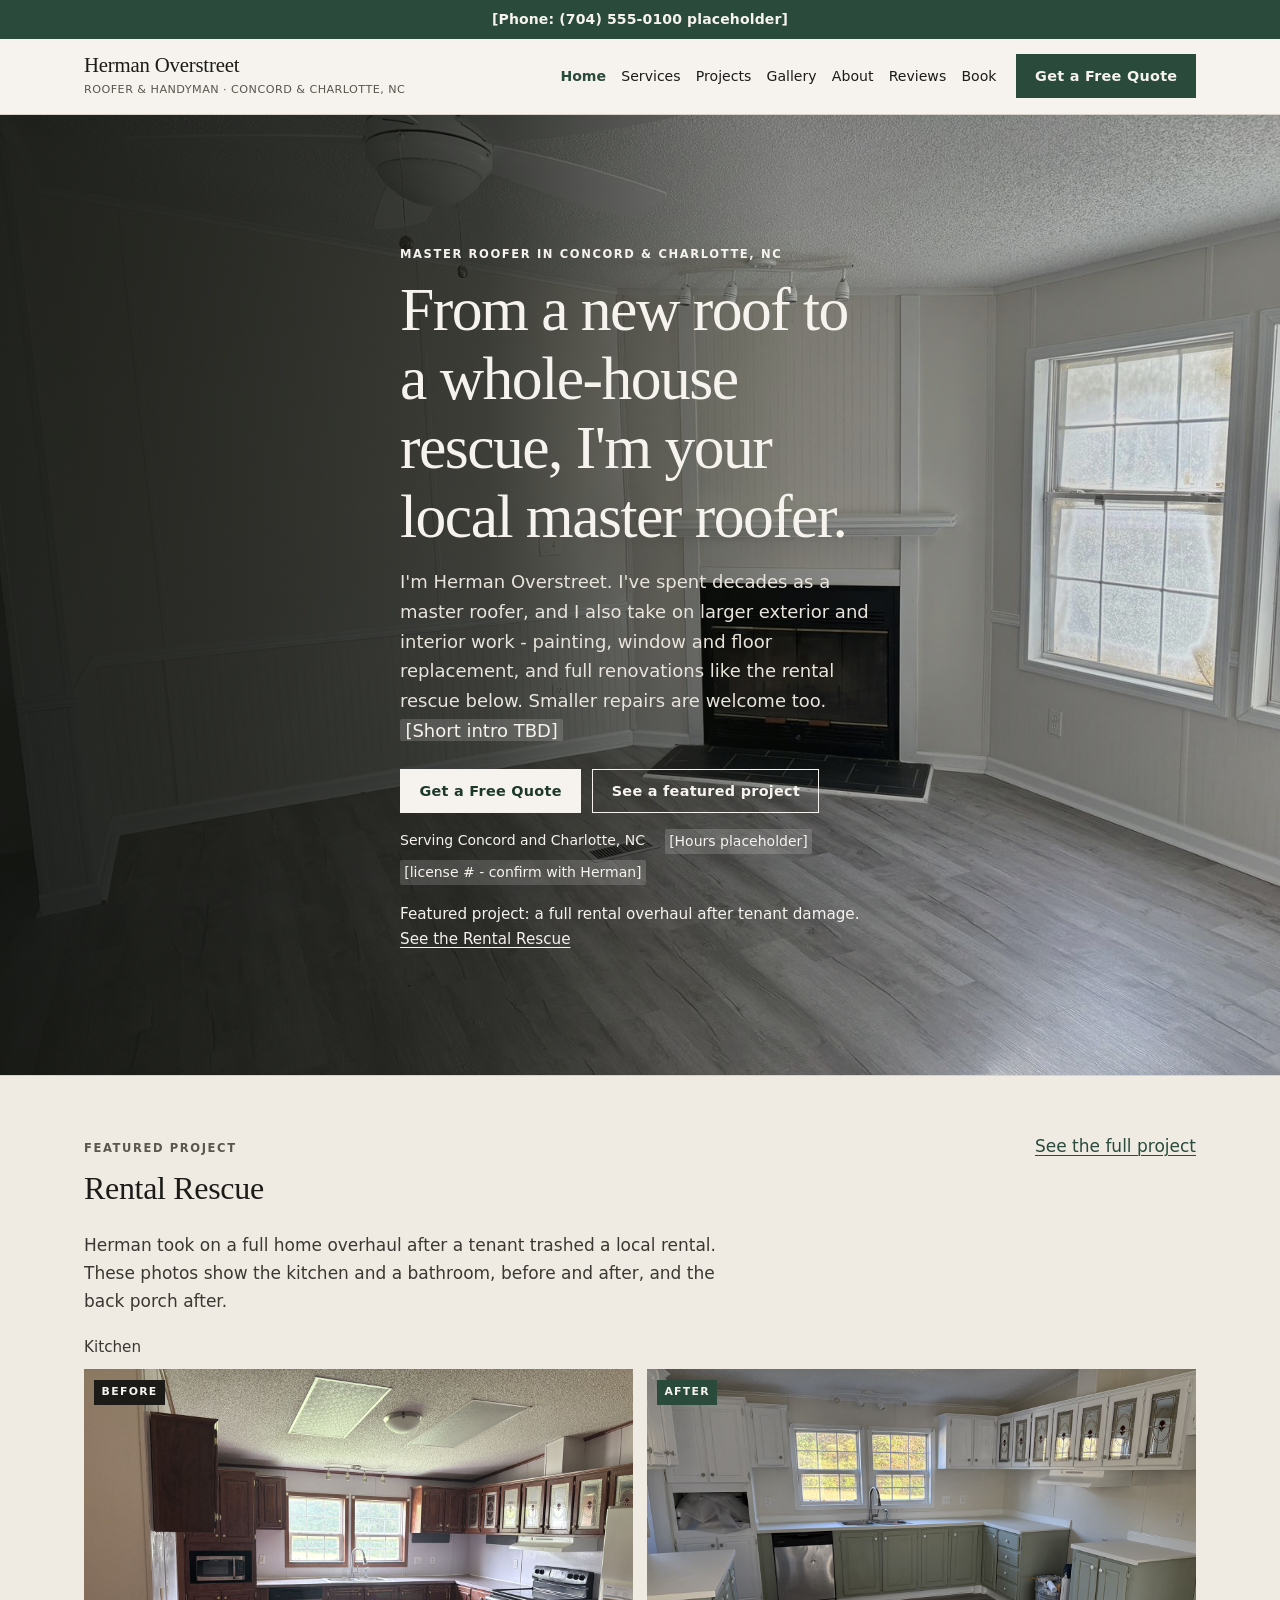
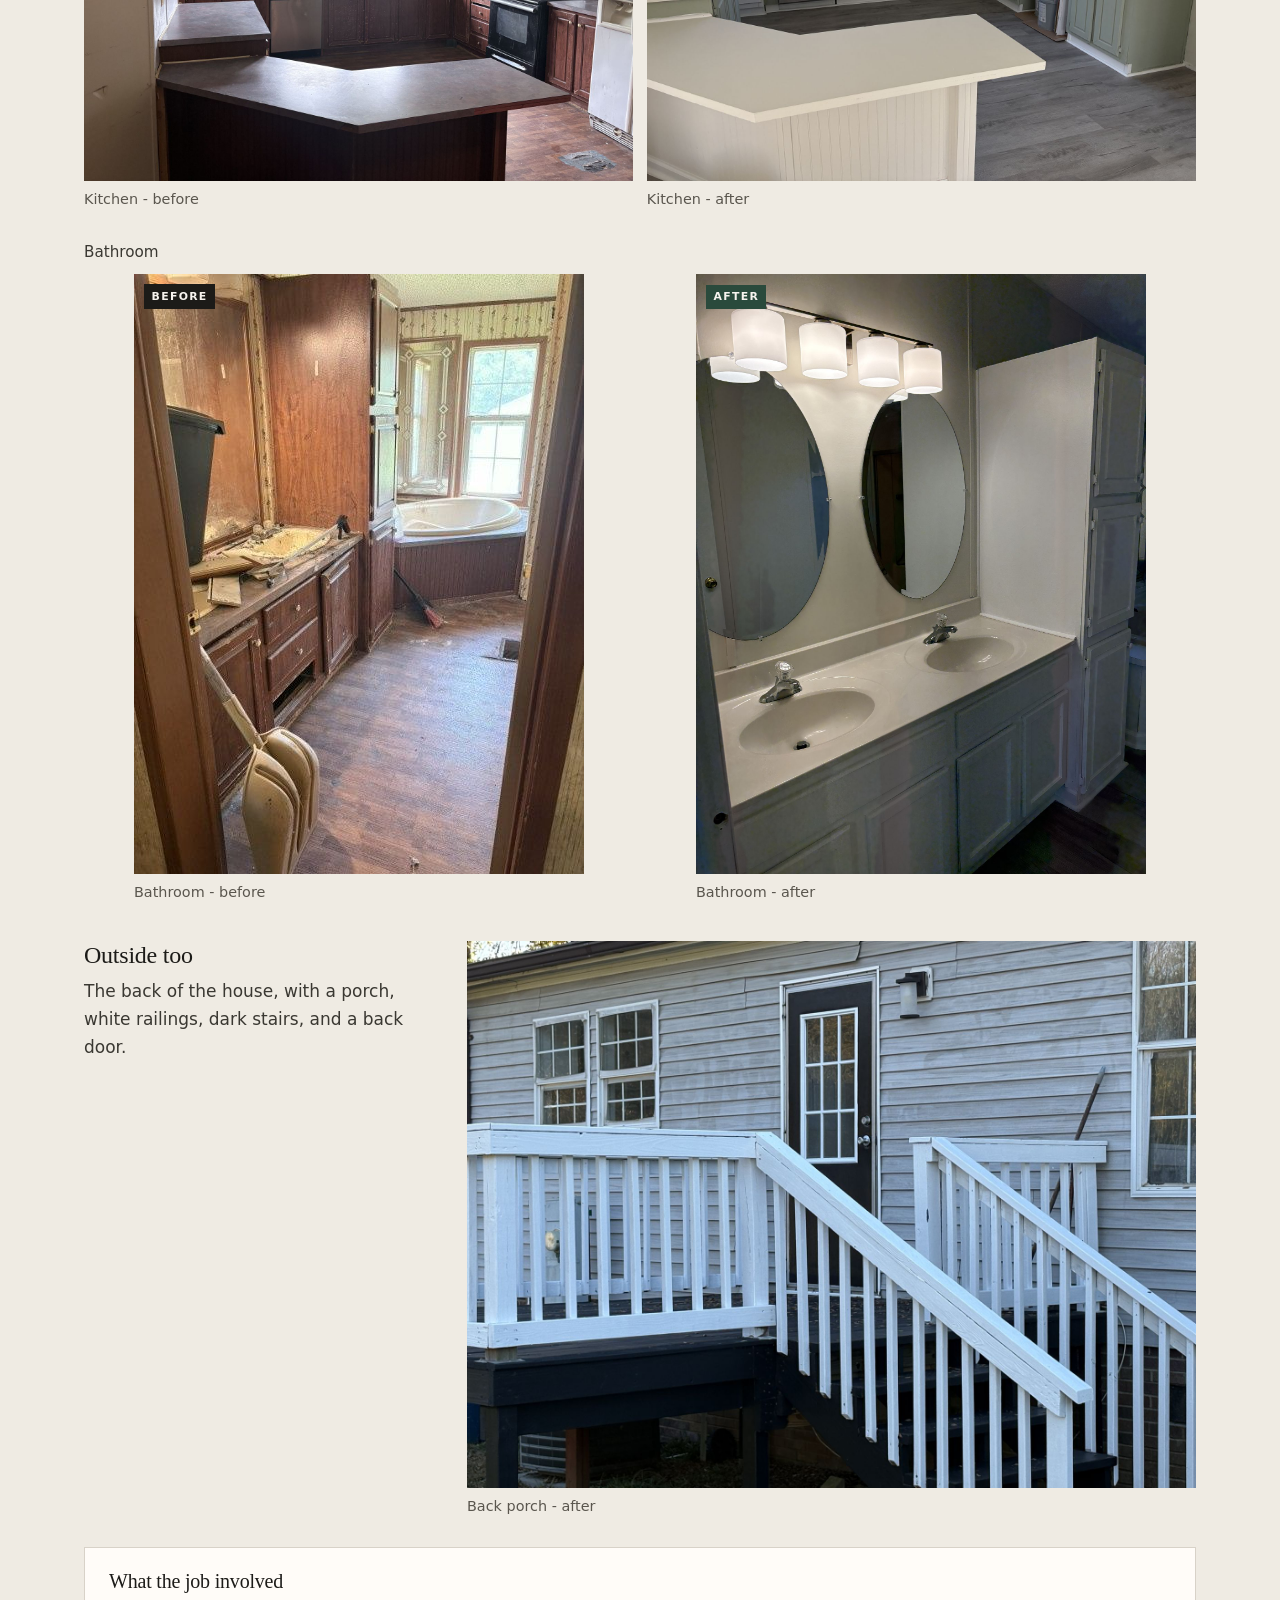
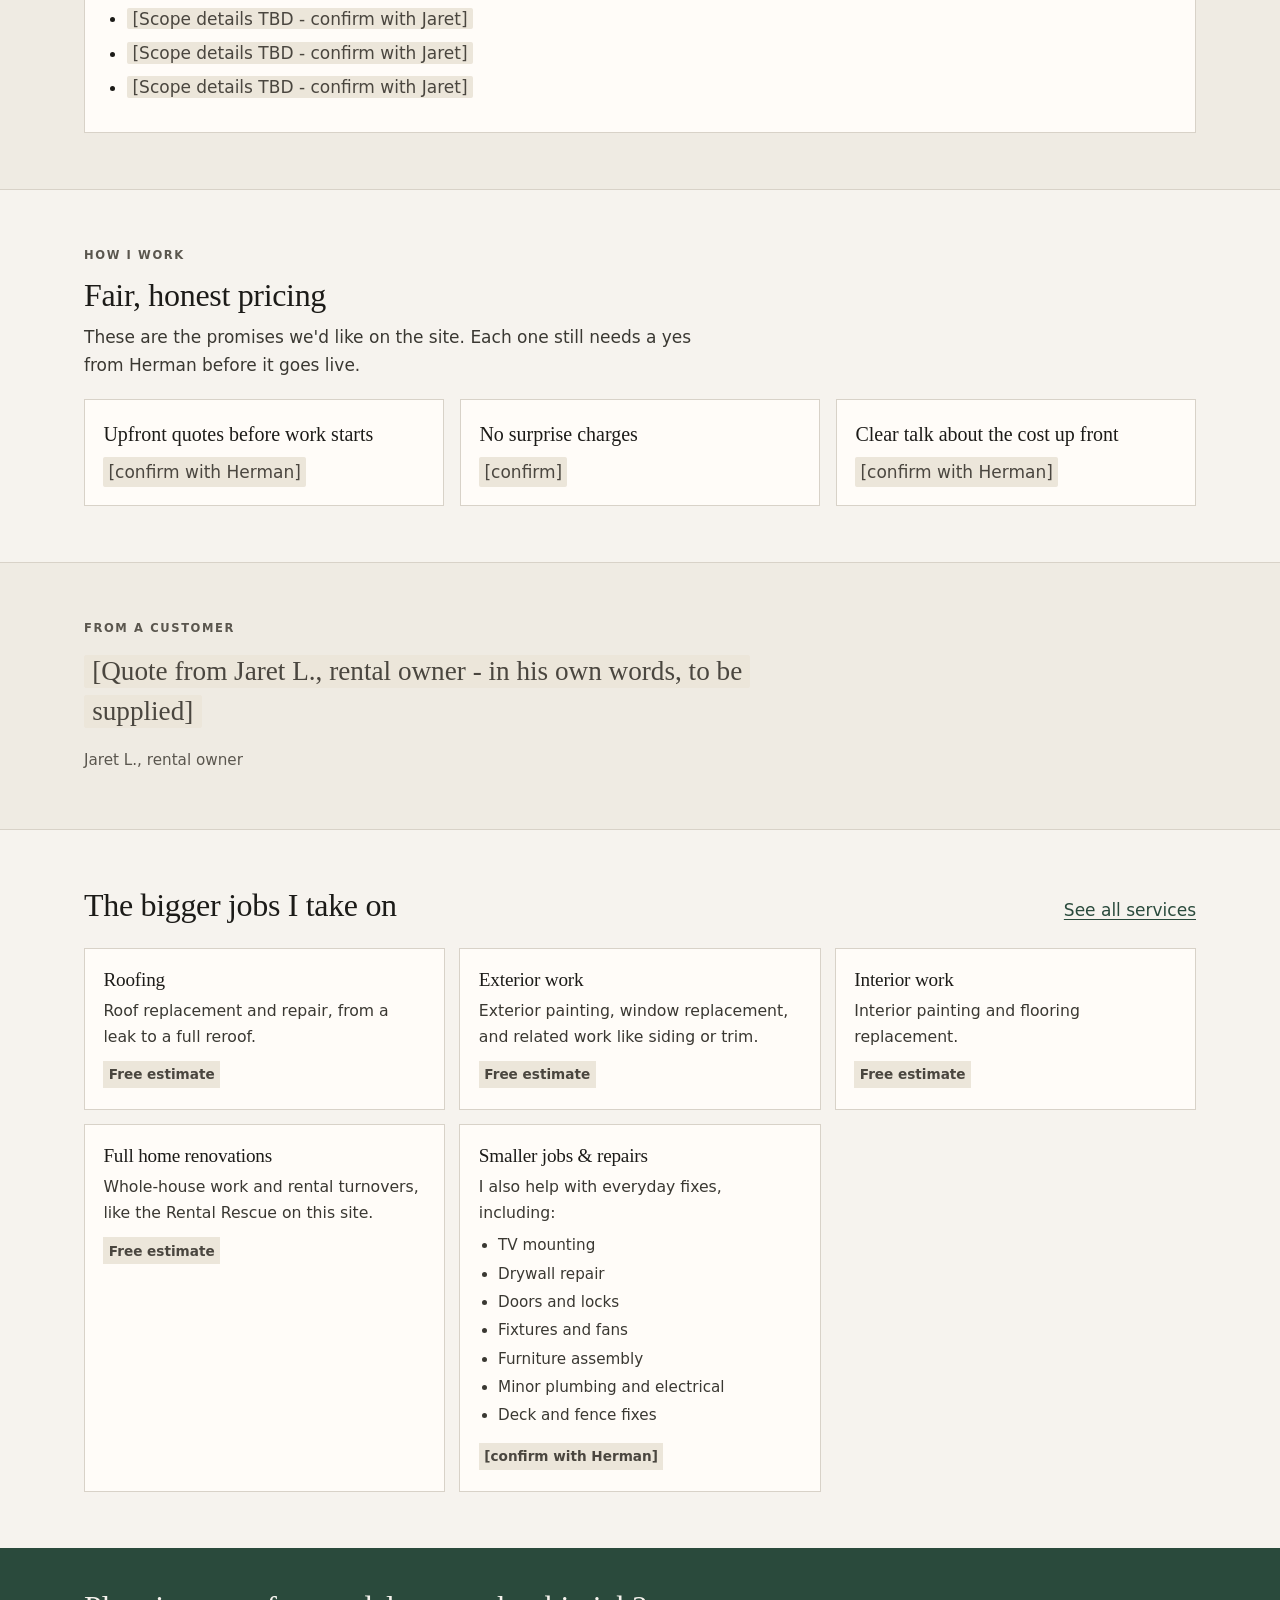
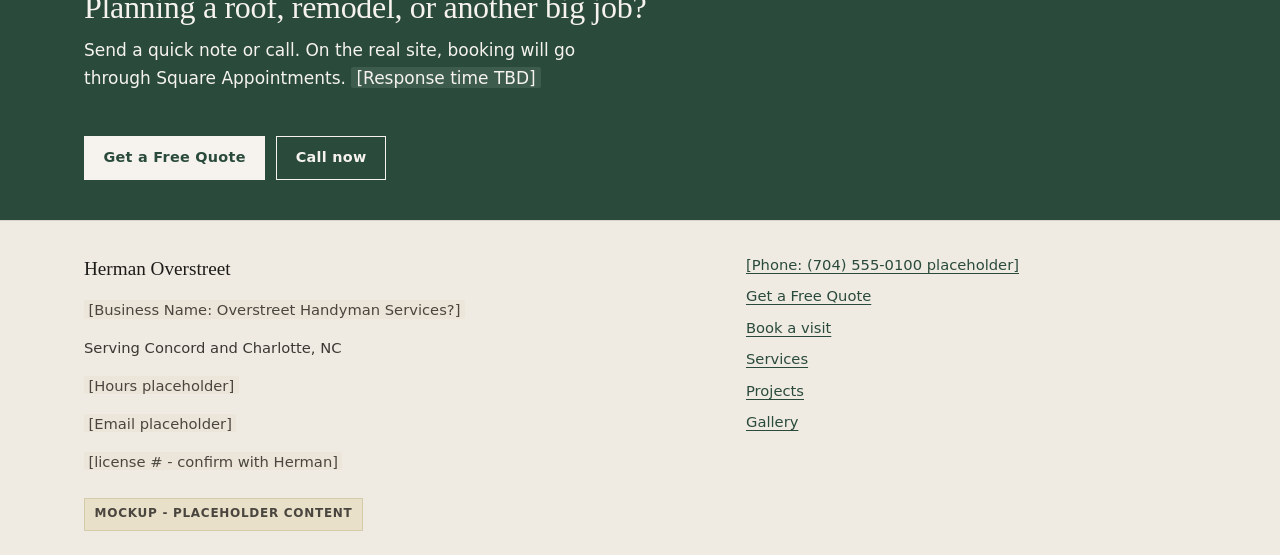
<file: index.html>
<!DOCTYPE html>
<html lang="en">
<head>
  <meta name="robots" content="noindex, nofollow">
  <meta charset="utf-8">
  <meta name="viewport" content="width=device-width, initial-scale=1">
  <title>Herman Overstreet, Roofer &amp; Handyman  -  Concord &amp; Charlotte, NC</title>
  <meta name="description" content="Herman Overstreet, master roofer and handyman in Concord and Charlotte, NC. Roofing, exteriors, windows, flooring, and full-home renovations.">
  <link rel="stylesheet" href="styles.css">
</head>
<body>
  <a class="skip-link" href="#main">Skip to content</a>
  <header class="site-header">
    <div class="header-phone-bar">
      <a href="tel:+17045550100">[Phone: (704) 555-0100 placeholder]</a>
    </div>
    <div class="header-inner">
      <a class="wordmark" href="index.html">
        <span class="wordmark-name">Herman Overstreet</span>
        <span class="wordmark-tag">Roofer &amp; Handyman · Concord &amp; Charlotte, NC</span>
      </a>
      <nav class="site-nav" id="site-nav" aria-label="Main">
                <a href="index.html" aria-current="page">Home</a>
        <a href="services.html">Services</a>
        <a href="project.html">Projects</a>
        <a href="gallery.html">Gallery</a>
        <a href="about.html">About</a>
        <a href="reviews.html">Reviews</a>
        <a href="book.html">Book</a>
      </nav>
      <div class="header-actions">
        <a class="btn btn-cta btn-header" href="quote.html">Get a Free Quote</a>
        <button class="nav-toggle" type="button" aria-expanded="false" aria-controls="site-nav">Menu</button>
      </div>
    </div>
  </header>

  <main id="main">
    <section class="hero hero-photo">
      <div class="hero-media">
        <img src="images/hero-living-room-after.jpg" width="1600" height="1200" alt="Living room after the rental overhaul, with a fireplace, light walls, and gray flooring" fetchpriority="high">
      </div>
      <div class="hero-overlay">
        <div class="wrap">
          <div class="hero-copy">
            <span class="eyebrow">Master roofer in Concord &amp; Charlotte, NC</span>
            <h1>From a new roof to a <span class="nowrap">whole-house</span> rescue, I'm your local master roofer.</h1>
            <p class="lede">I'm Herman Overstreet. I've spent decades as a master roofer, and I also take on larger exterior and interior work  -  painting, window and floor replacement, and full renovations like the rental rescue below. Smaller repairs are welcome too. <span class="placeholder">[Short intro TBD]</span></p>
            <div class="btn-row">
              <a class="btn btn-primary" href="quote.html">Get a Free Quote</a>
              <a class="btn btn-secondary" href="project.html">See a featured project</a>
            </div>
            <div class="trust-strip">
              <span>Serving Concord and Charlotte, NC</span>
              <span class="placeholder">[Hours placeholder]</span>
              <span class="placeholder">[license # - confirm with Herman]</span>
            </div>
            <p class="hero-caption">Featured project: a full rental overhaul after tenant damage. <a href="project.html">See the Rental Rescue</a></p>
          </div>
        </div>
      </div>
    </section>

    <section class="section section-alt" id="rental-rescue">
      <div class="wrap">
        <div class="section-head">
          <div>
            <span class="eyebrow">Featured project</span>
            <h2>Rental Rescue</h2>
          </div>
          <a href="project.html">See the full project</a>
        </div>
        <p class="section-lede">Herman took on a full home overhaul after a tenant trashed a local rental. These photos show the kitchen and a bathroom, before and after, and the back porch after.</p>

        <div class="ba-set">
          <p class="ba-set-label">Kitchen</p>
          <div class="ba-split ba-split-photo">
            <figure class="ba-panel ba-before">
              <span class="ba-badge">Before</span>
              <div class="ba-frame ba-frame-43">
                <img src="images/kitchen-before.jpg" width="1600" height="1200" alt="Kitchen before the overhaul, with dark wood cabinets and a worn peninsula counter" loading="lazy">
              </div>
              <figcaption>Kitchen - before</figcaption>
            </figure>
            <figure class="ba-panel ba-after">
              <span class="ba-badge">After</span>
              <div class="ba-frame ba-frame-43">
                <img src="images/kitchen-after.jpg" width="1600" height="1200" alt="Kitchen after the overhaul, with white and sage cabinets, a white counter, and gray flooring" loading="lazy">
              </div>
              <figcaption>Kitchen - after</figcaption>
            </figure>
          </div>
        </div>

        <div class="ba-set">
          <p class="ba-set-label">Bathroom</p>
          <div class="ba-split ba-split-native">
            <figure class="ba-panel ba-before">
              <span class="ba-badge">Before</span>
              <div class="ba-frame ba-frame-native">
                <img src="images/bathroom-before.jpg" width="450" height="600" alt="Bathroom before the overhaul, with a worn vanity, a garden tub, and a hole in the floor" loading="lazy">
              </div>
              <figcaption>Bathroom - before</figcaption>
            </figure>
            <figure class="ba-panel ba-after">
              <span class="ba-badge">After</span>
              <div class="ba-frame ba-frame-native">
                <img src="images/bathroom-after.jpg" width="1600" height="2133" alt="Bathroom after the overhaul, with a white double vanity, oval mirrors, and a linen cabinet" loading="lazy">
              </div>
              <figcaption>Bathroom - after</figcaption>
            </figure>
          </div>
        </div>

        <div class="ba-set outside-feature">
          <div class="outside-feature-copy">
            <h3>Outside too</h3>
            <p>The back of the house, with a porch, white railings, dark stairs, and a back door.</p>
          </div>
          <figure class="outside-shot">
            <div class="ba-frame ba-frame-43">
              <img src="images/gallery-back-porch-after.jpg" width="1600" height="1200" alt="Back of the house after, with a porch, white railings, dark stairs, and a back door" loading="lazy">
            </div>
            <figcaption>Back porch - after</figcaption>
          </figure>
        </div>

        <div class="scope-box">
          <h3>What the job involved</h3>
          <ul class="scope-list">
            <li><span class="placeholder">[Scope details TBD - confirm with Jaret]</span></li>
            <li><span class="placeholder">[Scope details TBD - confirm with Jaret]</span></li>
            <li><span class="placeholder">[Scope details TBD - confirm with Jaret]</span></li>
          </ul>
        </div>
      </div>
    </section>

    <section class="section" id="fair-pricing">
      <div class="wrap">
        <span class="eyebrow">How I work</span>
        <h2>Fair, honest pricing</h2>
        <p class="section-lede">These are the promises we'd like on the site. Each one still needs a yes from Herman before it goes live.</p>
        <ul class="value-list">
          <li>
            <strong>Upfront quotes before work starts</strong>
            <span class="placeholder">[confirm with Herman]</span>
          </li>
          <li>
            <strong>No surprise charges</strong>
            <span class="placeholder">[confirm]</span>
          </li>
          <li>
            <strong>Clear talk about the cost up front</strong>
            <span class="placeholder">[confirm with Herman]</span>
          </li>
        </ul>
      </div>
    </section>

    <section class="section section-alt" id="testimonial">
      <div class="wrap">
        <span class="eyebrow">From a customer</span>
        <blockquote class="testimonial">
          <p><span class="placeholder">[Quote from Jaret L., rental owner - in his own words, to be supplied]</span></p>
          <footer>Jaret L., rental owner</footer>
        </blockquote>
      </div>
    </section>

    <section class="section">
      <div class="wrap">
        <div class="section-head">
          <h2>The bigger jobs I take on</h2>
          <a href="services.html">See all services</a>
        </div>
        <div class="card-grid">
          <article class="card">
            <h3>Roofing</h3>
            <p>Roof replacement and repair, from a leak to a full reroof.</p>
            <span class="price">Free estimate</span>
          </article>
          <article class="card">
            <h3>Exterior work</h3>
            <p>Exterior painting, window replacement, and related work like siding or trim.</p>
            <span class="price">Free estimate</span>
          </article>
          <article class="card">
            <h3>Interior work</h3>
            <p>Interior painting and flooring replacement.</p>
            <span class="price">Free estimate</span>
          </article>
          <article class="card">
            <h3>Full home renovations</h3>
            <p>Whole-house work and rental turnovers, like the Rental Rescue on this site.</p>
            <span class="price">Free estimate</span>
          </article>
          <article class="card">
            <h3>Smaller jobs &amp; repairs</h3>
            <p>I also help with everyday fixes, including:</p>
            <ul class="job-list">
              <li>TV mounting</li>
              <li>Drywall repair</li>
              <li>Doors and locks</li>
              <li>Fixtures and fans</li>
              <li>Furniture assembly</li>
              <li>Minor plumbing and electrical</li>
              <li>Deck and fence fixes</li>
            </ul>
            <span class="price">[confirm with Herman]</span>
          </article>
        </div>
      </div>
    </section>

    <section class="cta-band">
      <div class="wrap">
        <h2>Planning a roof, remodel, or another big job?</h2>
        <p>Send a quick note or call. On the real site, booking will go through Square Appointments. <span class="placeholder placeholder-on-dark">[Response time TBD]</span></p>
        <div class="btn-row">
          <a class="btn btn-primary" href="quote.html">Get a Free Quote</a>
          <a class="btn btn-secondary" href="tel:+17045550100">Call now</a>
        </div>
      </div>
    </section>
  </main>
  <footer class="site-footer">
    <div class="wrap footer-grid">
      <div>
        <p class="footer-name">Herman Overstreet</p>
        <p><span class="placeholder">[Business Name: Overstreet Handyman Services?]</span></p>
        <p>Serving Concord and Charlotte, NC</p>
        <p><span class="placeholder">[Hours placeholder]</span></p>
        <p><span class="placeholder">[Email placeholder]</span></p>
        <p><span class="placeholder">[license # - confirm with Herman]</span></p>
      </div>
      <div class="footer-links">
        <a href="tel:+17045550100">[Phone: (704) 555-0100 placeholder]</a>
        <a href="quote.html">Get a Free Quote</a>
        <a href="book.html">Book a visit</a>
        <a href="services.html">Services</a>
        <a href="project.html">Projects</a>
        <a href="gallery.html">Gallery</a>
      </div>
    </div>
    <div class="wrap">
      <p class="mockup-badge">Mockup - placeholder content</p>
    </div>
  </footer>
  <script src="script.js"></script>
</body>
</html>
</file>
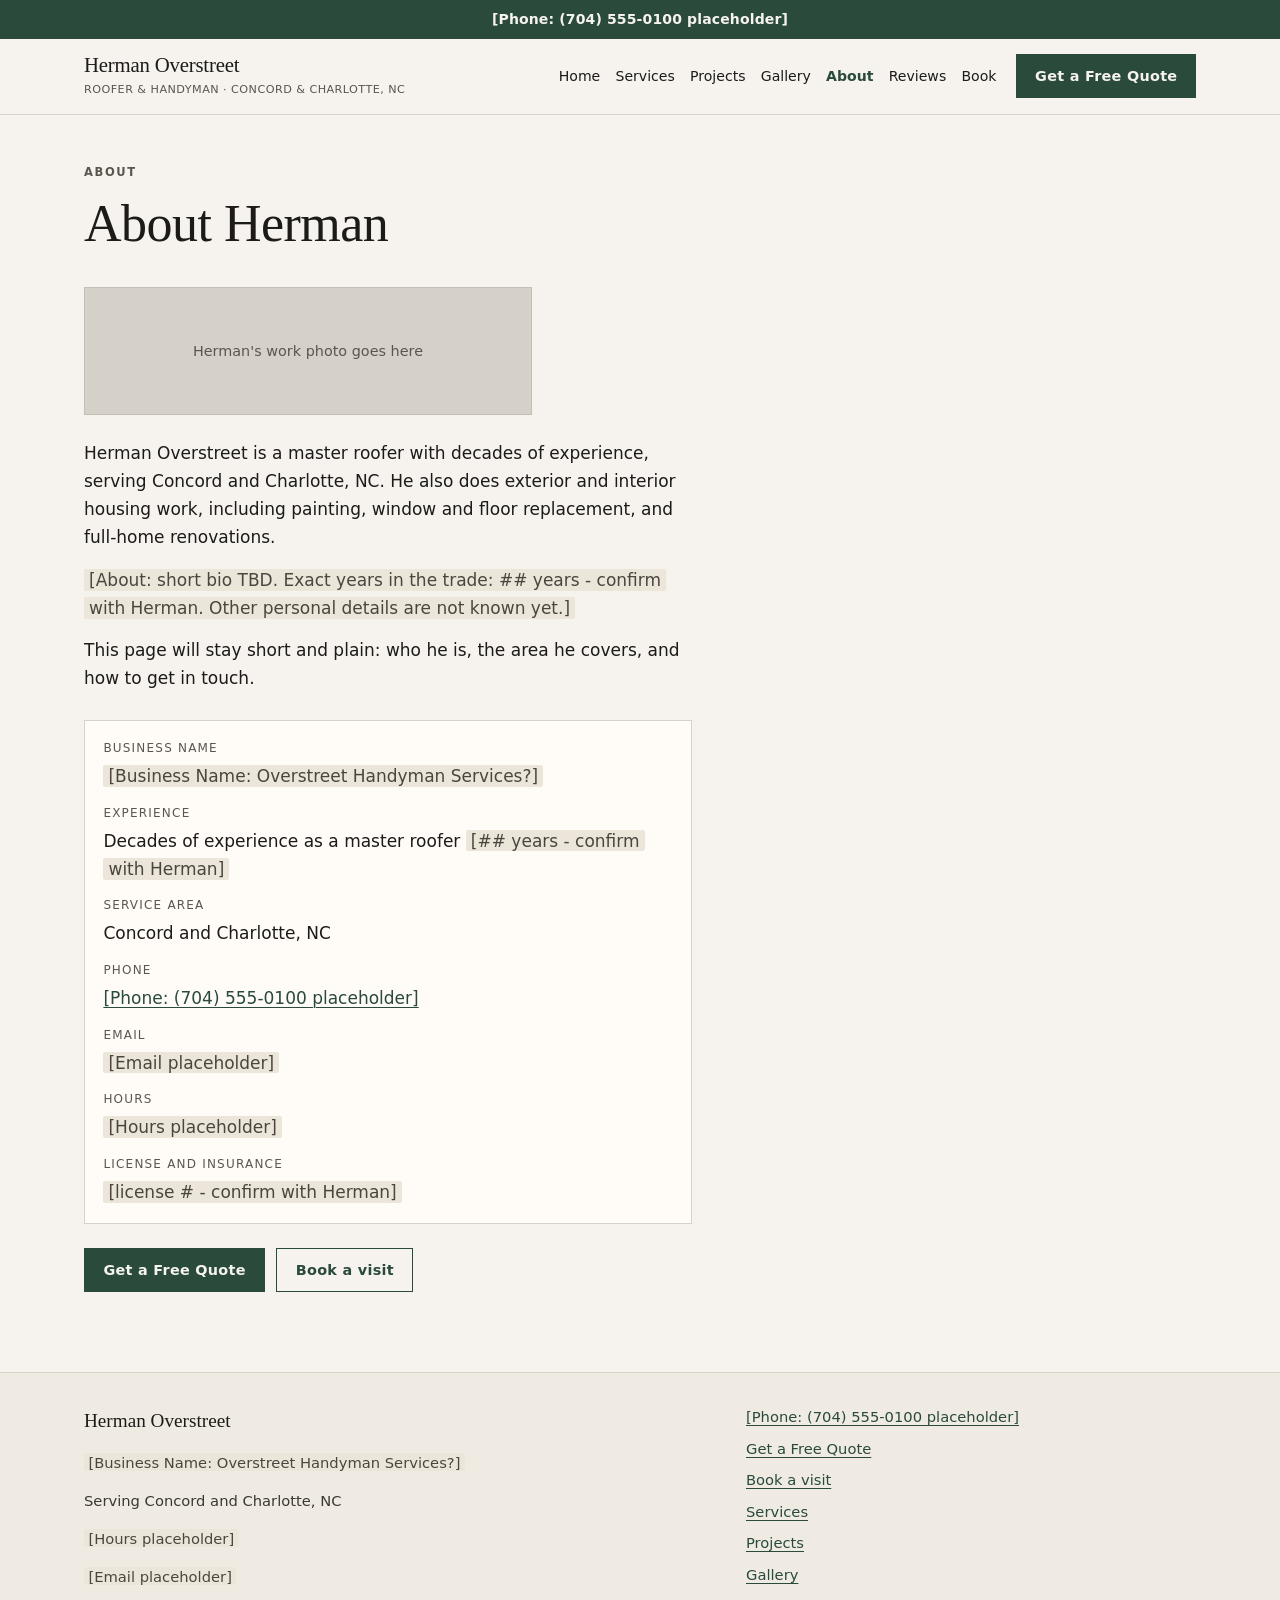
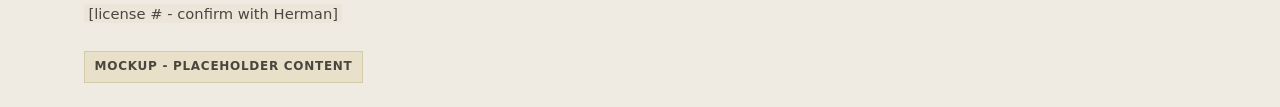
<file: about.html>
<!DOCTYPE html>
<html lang="en">
<head>
  <meta name="robots" content="noindex, nofollow">
  <meta charset="utf-8">
  <meta name="viewport" content="width=device-width, initial-scale=1">
  <title>About  -  Herman Overstreet, Roofer &amp; Handyman  -  Concord &amp; Charlotte, NC</title>
  <meta name="description" content="About Herman Overstreet, a master roofer and handyman with decades of experience, serving Concord and Charlotte, NC.">
  <link rel="stylesheet" href="styles.css">
</head>
<body>
  <a class="skip-link" href="#main">Skip to content</a>
  <header class="site-header">
    <div class="header-phone-bar">
      <a href="tel:+17045550100">[Phone: (704) 555-0100 placeholder]</a>
    </div>
    <div class="header-inner">
      <a class="wordmark" href="index.html">
        <span class="wordmark-name">Herman Overstreet</span>
        <span class="wordmark-tag">Roofer &amp; Handyman · Concord &amp; Charlotte, NC</span>
      </a>
      <nav class="site-nav" id="site-nav" aria-label="Main">
                <a href="index.html">Home</a>
        <a href="services.html">Services</a>
        <a href="project.html">Projects</a>
        <a href="gallery.html">Gallery</a>
        <a href="about.html" aria-current="page">About</a>
        <a href="reviews.html">Reviews</a>
        <a href="book.html">Book</a>
      </nav>
      <div class="header-actions">
        <a class="btn btn-cta btn-header" href="quote.html">Get a Free Quote</a>
        <button class="nav-toggle" type="button" aria-expanded="false" aria-controls="site-nav">Menu</button>
      </div>
    </div>
  </header>

  <main id="main" class="page">
    <div class="wrap">
      <div class="page-intro">
        <span class="eyebrow">About</span>
        <h1>About Herman</h1>
      </div>
      <div class="about-block">
        <div class="photo-box about-photo" role="img" aria-label="Herman's work photo goes here">Herman's work photo goes here</div>
        <p>Herman Overstreet is a master roofer with decades of experience, serving Concord and Charlotte, NC. He also does exterior and interior housing work, including painting, window and floor replacement, and full-home renovations.</p>
        <p><span class="placeholder">[About: short bio TBD. Exact years in the trade: ## years - confirm with Herman. Other personal details are not known yet.]</span></p>
        <p>This page will stay short and plain: who he is, the area he covers, and how to get in touch.</p>
        <dl class="about-facts">
          <dt>Business name</dt>
          <dd><span class="placeholder">[Business Name: Overstreet Handyman Services?]</span></dd>
          <dt>Experience</dt>
          <dd>Decades of experience as a master roofer <span class="placeholder">[## years - confirm with Herman]</span></dd>
          <dt>Service area</dt>
          <dd>Concord and Charlotte, NC</dd>
          <dt>Phone</dt>
          <dd><a href="tel:+17045550100">[Phone: (704) 555-0100 placeholder]</a></dd>
          <dt>Email</dt>
          <dd><span class="placeholder">[Email placeholder]</span></dd>
          <dt>Hours</dt>
          <dd><span class="placeholder">[Hours placeholder]</span></dd>
          <dt>License and insurance</dt>
          <dd><span class="placeholder">[license # - confirm with Herman]</span></dd>
        </dl>
        <div class="btn-row">
          <a class="btn btn-primary" href="quote.html">Get a Free Quote</a>
          <a class="btn btn-secondary" href="book.html">Book a visit</a>
        </div>
      </div>
    </div>
  </main>
  <footer class="site-footer">
    <div class="wrap footer-grid">
      <div>
        <p class="footer-name">Herman Overstreet</p>
        <p><span class="placeholder">[Business Name: Overstreet Handyman Services?]</span></p>
        <p>Serving Concord and Charlotte, NC</p>
        <p><span class="placeholder">[Hours placeholder]</span></p>
        <p><span class="placeholder">[Email placeholder]</span></p>
        <p><span class="placeholder">[license # - confirm with Herman]</span></p>
      </div>
      <div class="footer-links">
        <a href="tel:+17045550100">[Phone: (704) 555-0100 placeholder]</a>
        <a href="quote.html">Get a Free Quote</a>
        <a href="book.html">Book a visit</a>
        <a href="services.html">Services</a>
        <a href="project.html">Projects</a>
        <a href="gallery.html">Gallery</a>
      </div>
    </div>
    <div class="wrap">
      <p class="mockup-badge">Mockup - placeholder content</p>
    </div>
  </footer>
  <script src="script.js"></script>
</body>
</html>
</file>
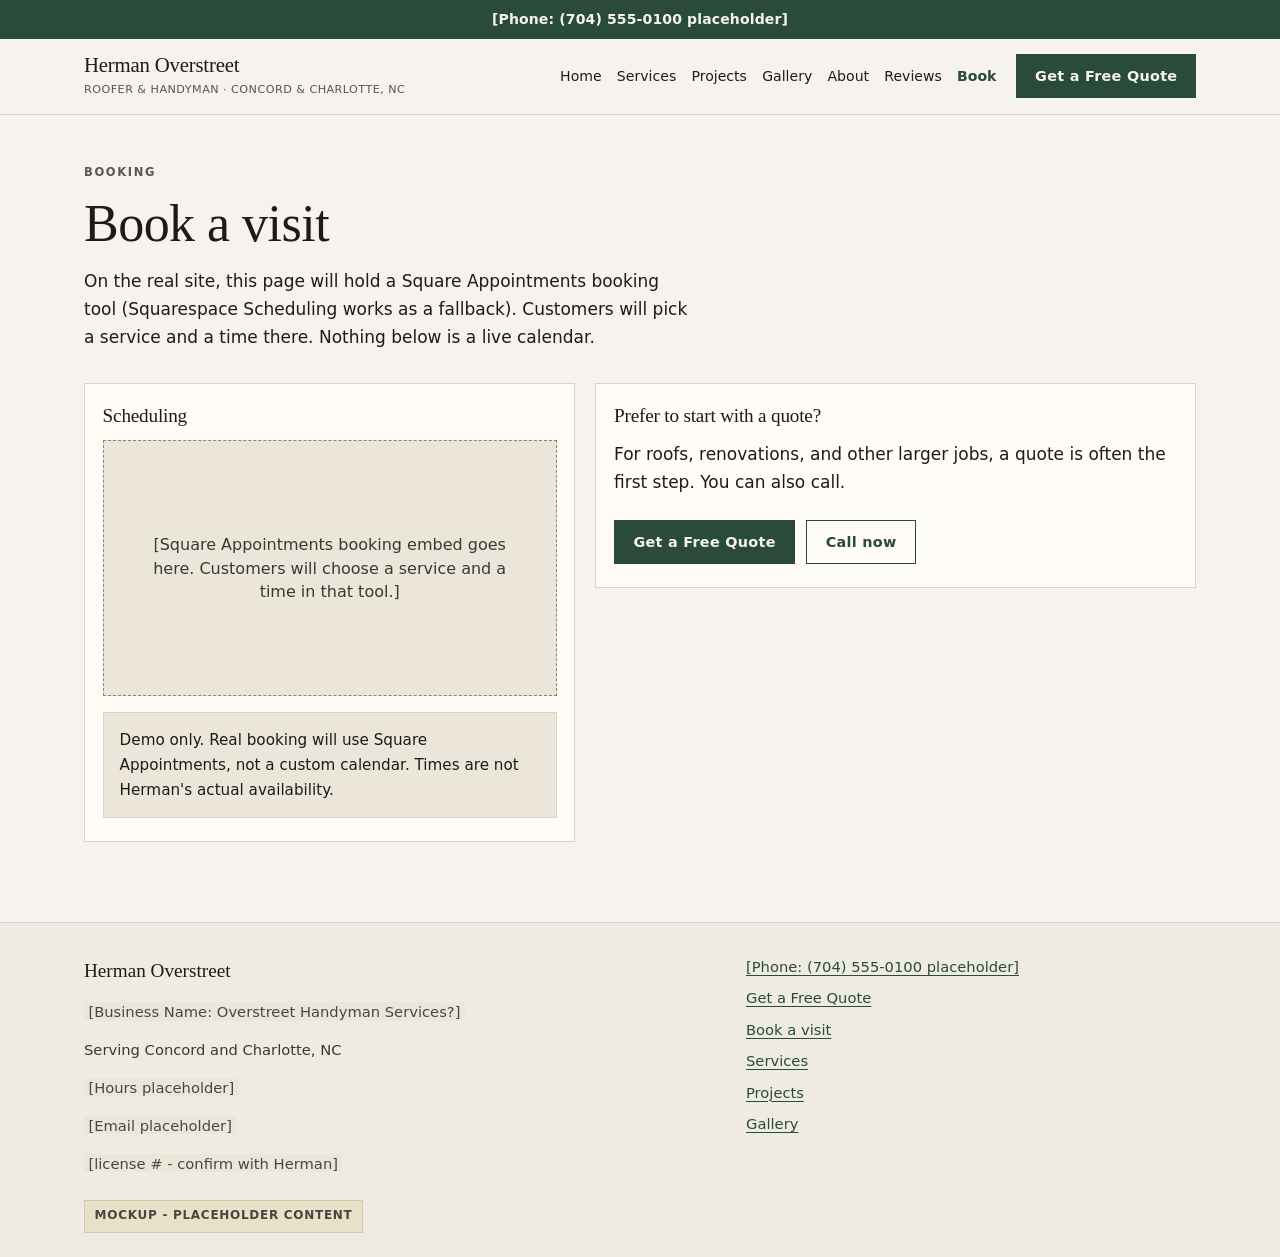
<file: book.html>
<!DOCTYPE html>
<html lang="en">
<head>
  <meta name="robots" content="noindex, nofollow">
  <meta charset="utf-8">
  <meta name="viewport" content="width=device-width, initial-scale=1">
  <title>Book a visit  -  Herman Overstreet, Roofer &amp; Handyman  -  Concord &amp; Charlotte, NC</title>
  <meta name="description" content="Book a visit with Herman Overstreet, roofer and handyman in Concord and Charlotte, NC. Real booking will use Square Appointments.">
  <link rel="stylesheet" href="styles.css">
</head>
<body>
  <a class="skip-link" href="#main">Skip to content</a>
  <header class="site-header">
    <div class="header-phone-bar">
      <a href="tel:+17045550100">[Phone: (704) 555-0100 placeholder]</a>
    </div>
    <div class="header-inner">
      <a class="wordmark" href="index.html">
        <span class="wordmark-name">Herman Overstreet</span>
        <span class="wordmark-tag">Roofer &amp; Handyman · Concord &amp; Charlotte, NC</span>
      </a>
      <nav class="site-nav" id="site-nav" aria-label="Main">
                <a href="index.html">Home</a>
        <a href="services.html">Services</a>
        <a href="project.html">Projects</a>
        <a href="gallery.html">Gallery</a>
        <a href="about.html">About</a>
        <a href="reviews.html">Reviews</a>
        <a href="book.html" aria-current="page">Book</a>
      </nav>
      <div class="header-actions">
        <a class="btn btn-cta btn-header" href="quote.html">Get a Free Quote</a>
        <button class="nav-toggle" type="button" aria-expanded="false" aria-controls="site-nav">Menu</button>
      </div>
    </div>
  </header>

  <main id="main" class="page">
    <div class="wrap">
      <div class="page-intro">
        <span class="eyebrow">Booking</span>
        <h1>Book a visit</h1>
        <p>On the real site, this page will hold a Square Appointments booking tool (Squarespace Scheduling works as a fallback). Customers will pick a service and a time there. Nothing below is a live calendar.</p>
      </div>
      <div class="book-layout">
        <div class="book-panel">
          <h2>Scheduling</h2>
          <div class="schedule-placeholder">
            <p>[Square Appointments booking embed goes here. Customers will choose a service and a time in that tool.]</p>
          </div>
          <p class="form-note is-visible">Demo only. Real booking will use Square Appointments, not a custom calendar. Times are not Herman's actual availability.</p>
        </div>
        <div class="book-panel">
          <h2>Prefer to start with a quote?</h2>
          <p>For roofs, renovations, and other larger jobs, a quote is often the first step. You can also call.</p>
          <div class="btn-row">
            <a class="btn btn-primary" href="quote.html">Get a Free Quote</a>
            <a class="btn btn-secondary" href="tel:+17045550100">Call now</a>
          </div>
        </div>
      </div>
    </div>
  </main>
  <footer class="site-footer">
    <div class="wrap footer-grid">
      <div>
        <p class="footer-name">Herman Overstreet</p>
        <p><span class="placeholder">[Business Name: Overstreet Handyman Services?]</span></p>
        <p>Serving Concord and Charlotte, NC</p>
        <p><span class="placeholder">[Hours placeholder]</span></p>
        <p><span class="placeholder">[Email placeholder]</span></p>
        <p><span class="placeholder">[license # - confirm with Herman]</span></p>
      </div>
      <div class="footer-links">
        <a href="tel:+17045550100">[Phone: (704) 555-0100 placeholder]</a>
        <a href="quote.html">Get a Free Quote</a>
        <a href="book.html">Book a visit</a>
        <a href="services.html">Services</a>
        <a href="project.html">Projects</a>
        <a href="gallery.html">Gallery</a>
      </div>
    </div>
    <div class="wrap">
      <p class="mockup-badge">Mockup - placeholder content</p>
    </div>
  </footer>
  <script src="script.js"></script>
</body>
</html>
</file>
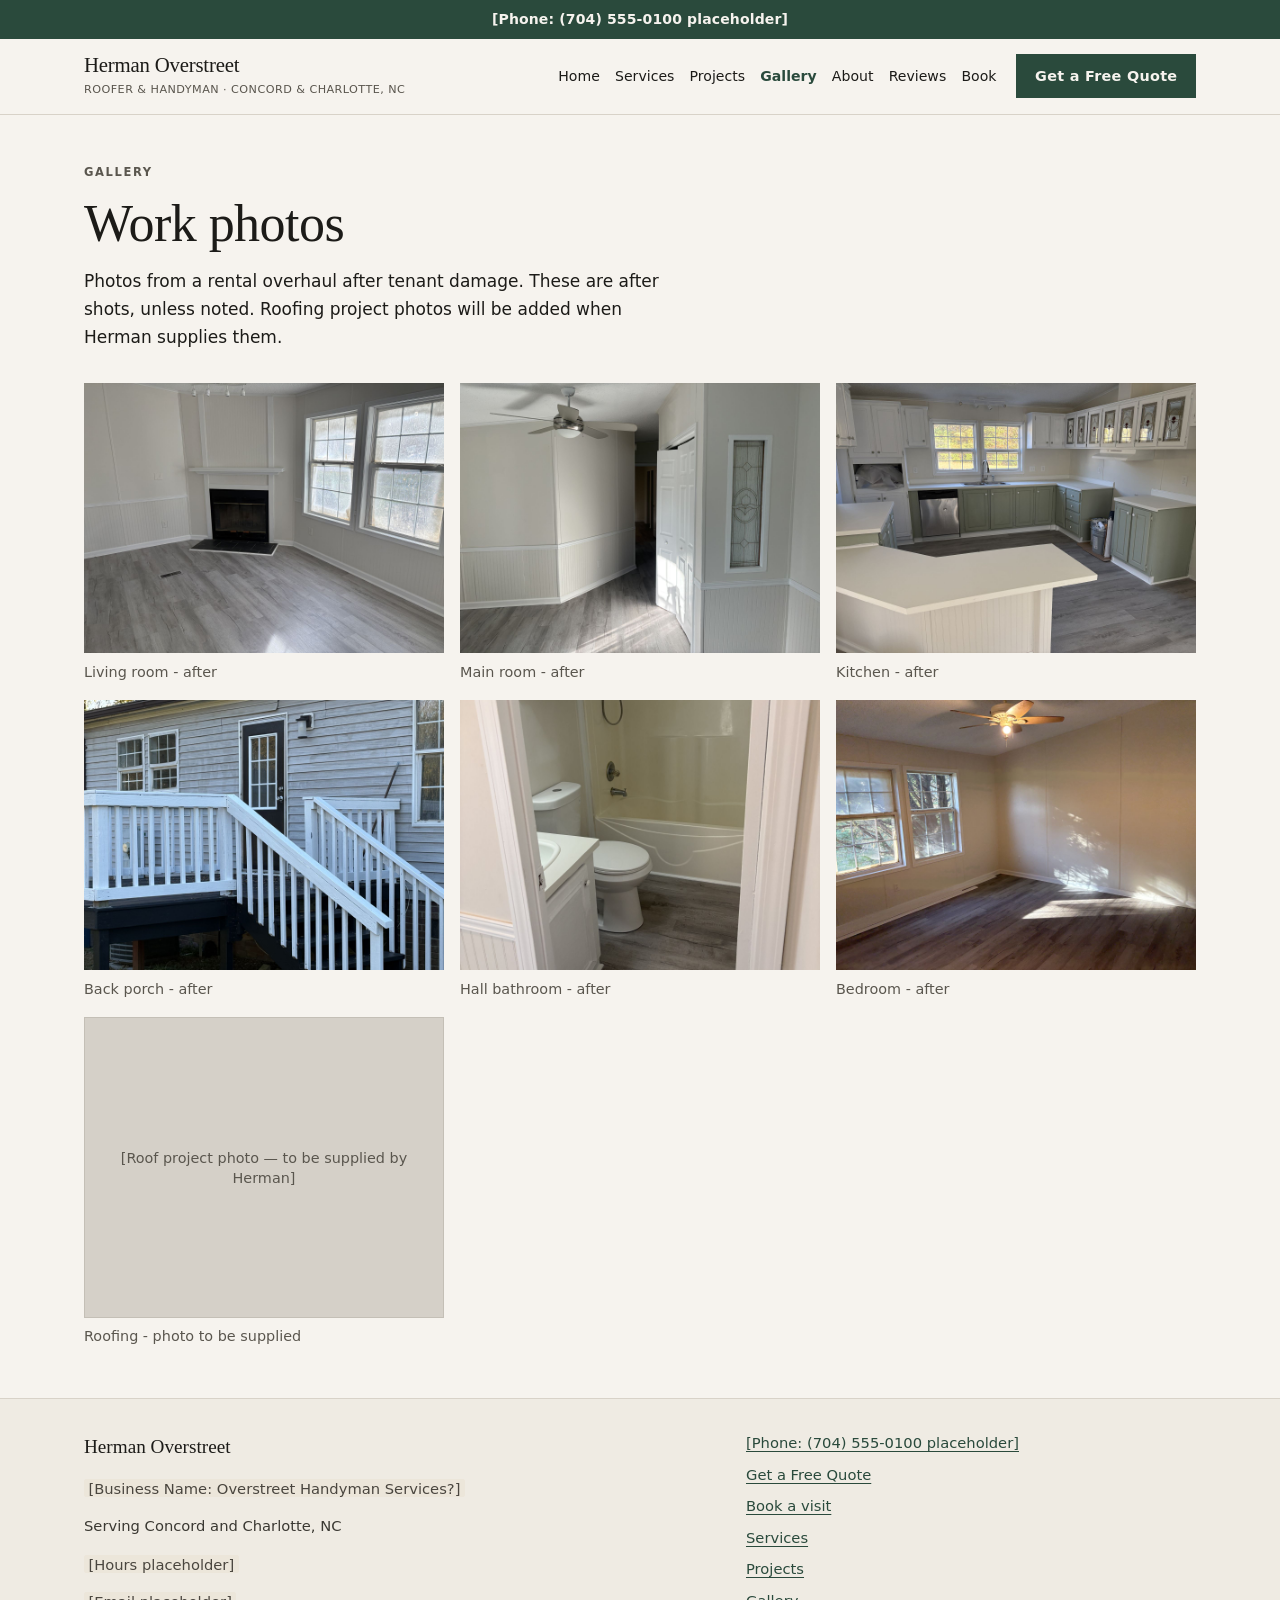
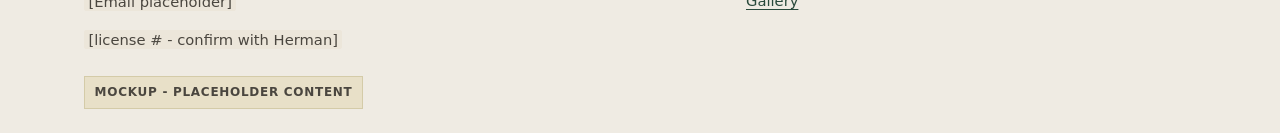
<file: gallery.html>
<!DOCTYPE html>
<html lang="en">
<head>
  <meta name="robots" content="noindex, nofollow">
  <meta charset="utf-8">
  <meta name="viewport" content="width=device-width, initial-scale=1">
  <title>Gallery  -  Herman Overstreet, Roofer &amp; Handyman  -  Concord &amp; Charlotte, NC</title>
  <meta name="description" content="Photos of Herman Overstreet's home renovation work in Concord and Charlotte, NC. Roofing photos to be added.">
  <link rel="stylesheet" href="styles.css">
</head>
<body>
  <a class="skip-link" href="#main">Skip to content</a>
  <header class="site-header">
    <div class="header-phone-bar">
      <a href="tel:+17045550100">[Phone: (704) 555-0100 placeholder]</a>
    </div>
    <div class="header-inner">
      <a class="wordmark" href="index.html">
        <span class="wordmark-name">Herman Overstreet</span>
        <span class="wordmark-tag">Roofer &amp; Handyman · Concord &amp; Charlotte, NC</span>
      </a>
      <nav class="site-nav" id="site-nav" aria-label="Main">
        <a href="index.html">Home</a>
        <a href="services.html">Services</a>
        <a href="project.html">Projects</a>
        <a href="gallery.html" aria-current="page">Gallery</a>
        <a href="about.html">About</a>
        <a href="reviews.html">Reviews</a>
        <a href="book.html">Book</a>
      </nav>
      <div class="header-actions">
        <a class="btn btn-cta btn-header" href="quote.html">Get a Free Quote</a>
        <button class="nav-toggle" type="button" aria-expanded="false" aria-controls="site-nav">Menu</button>
      </div>
    </div>
  </header>

  <main id="main" class="page">
    <div class="wrap">
      <div class="page-intro">
        <span class="eyebrow">Gallery</span>
        <h1>Work photos</h1>
        <p>Photos from a rental overhaul after tenant damage. These are after shots, unless noted. Roofing project photos will be added when Herman supplies them.</p>
      </div>
      <div class="gallery-grid">
        <figure class="gallery-item">
          <div class="gallery-frame">
            <img src="images/gallery-living-room-fireplace-after.jpg" width="1600" height="1200" alt="Living room after the overhaul, showing a fireplace, two windows, and gray flooring" loading="lazy">
          </div>
          <figcaption>Living room - after</figcaption>
        </figure>
        <figure class="gallery-item">
          <div class="gallery-frame">
            <img src="images/gallery-main-room-after.jpg" width="1600" height="1200" alt="Living area after the overhaul, looking toward open doors and a decorative glass sidelight" loading="lazy">
          </div>
          <figcaption>Main room - after</figcaption>
        </figure>
        <figure class="gallery-item">
          <div class="gallery-frame">
            <img src="images/kitchen-after.jpg" width="1600" height="1200" alt="Kitchen after the overhaul, with white and sage cabinets, a white counter, and gray flooring" loading="lazy">
          </div>
          <figcaption>Kitchen - after</figcaption>
        </figure>
        <figure class="gallery-item">
          <div class="gallery-frame">
            <img src="images/gallery-back-porch-after.jpg" width="1600" height="1200" alt="Back porch after work, with white railings, dark stairs, and a back door" loading="lazy">
          </div>
          <figcaption>Back porch - after</figcaption>
        </figure>
        <figure class="gallery-item">
          <div class="gallery-frame gallery-frame-bath">
            <img src="images/gallery-hall-bath-after.jpg" width="1600" height="2133" alt="Small hall bathroom after the overhaul, with a tub, toilet, and white vanity" loading="lazy">
          </div>
          <figcaption>Hall bathroom - after</figcaption>
        </figure>
        <figure class="gallery-item">
          <div class="gallery-frame">
            <img src="images/gallery-bedroom-after.jpg" width="1600" height="1200" alt="Bedroom after the overhaul, an empty room with two windows and gray flooring" loading="lazy">
          </div>
          <figcaption>Bedroom - after</figcaption>
        </figure>
        <figure class="gallery-item">
          <div class="photo-box" role="img" aria-label="Roof project photo, to be supplied by Herman">[Roof project photo — to be supplied by Herman]</div>
          <figcaption>Roofing  -  photo to be supplied</figcaption>
        </figure>
      </div>
    </div>
  </main>
  <footer class="site-footer">
    <div class="wrap footer-grid">
      <div>
        <p class="footer-name">Herman Overstreet</p>
        <p><span class="placeholder">[Business Name: Overstreet Handyman Services?]</span></p>
        <p>Serving Concord and Charlotte, NC</p>
        <p><span class="placeholder">[Hours placeholder]</span></p>
        <p><span class="placeholder">[Email placeholder]</span></p>
        <p><span class="placeholder">[license # - confirm with Herman]</span></p>
      </div>
      <div class="footer-links">
        <a href="tel:+17045550100">[Phone: (704) 555-0100 placeholder]</a>
        <a href="quote.html">Get a Free Quote</a>
        <a href="book.html">Book a visit</a>
        <a href="services.html">Services</a>
        <a href="project.html">Projects</a>
        <a href="gallery.html">Gallery</a>
      </div>
    </div>
    <div class="wrap">
      <p class="mockup-badge">Mockup - placeholder content</p>
    </div>
  </footer>
  <script src="script.js"></script>
</body>
</html>
</file>
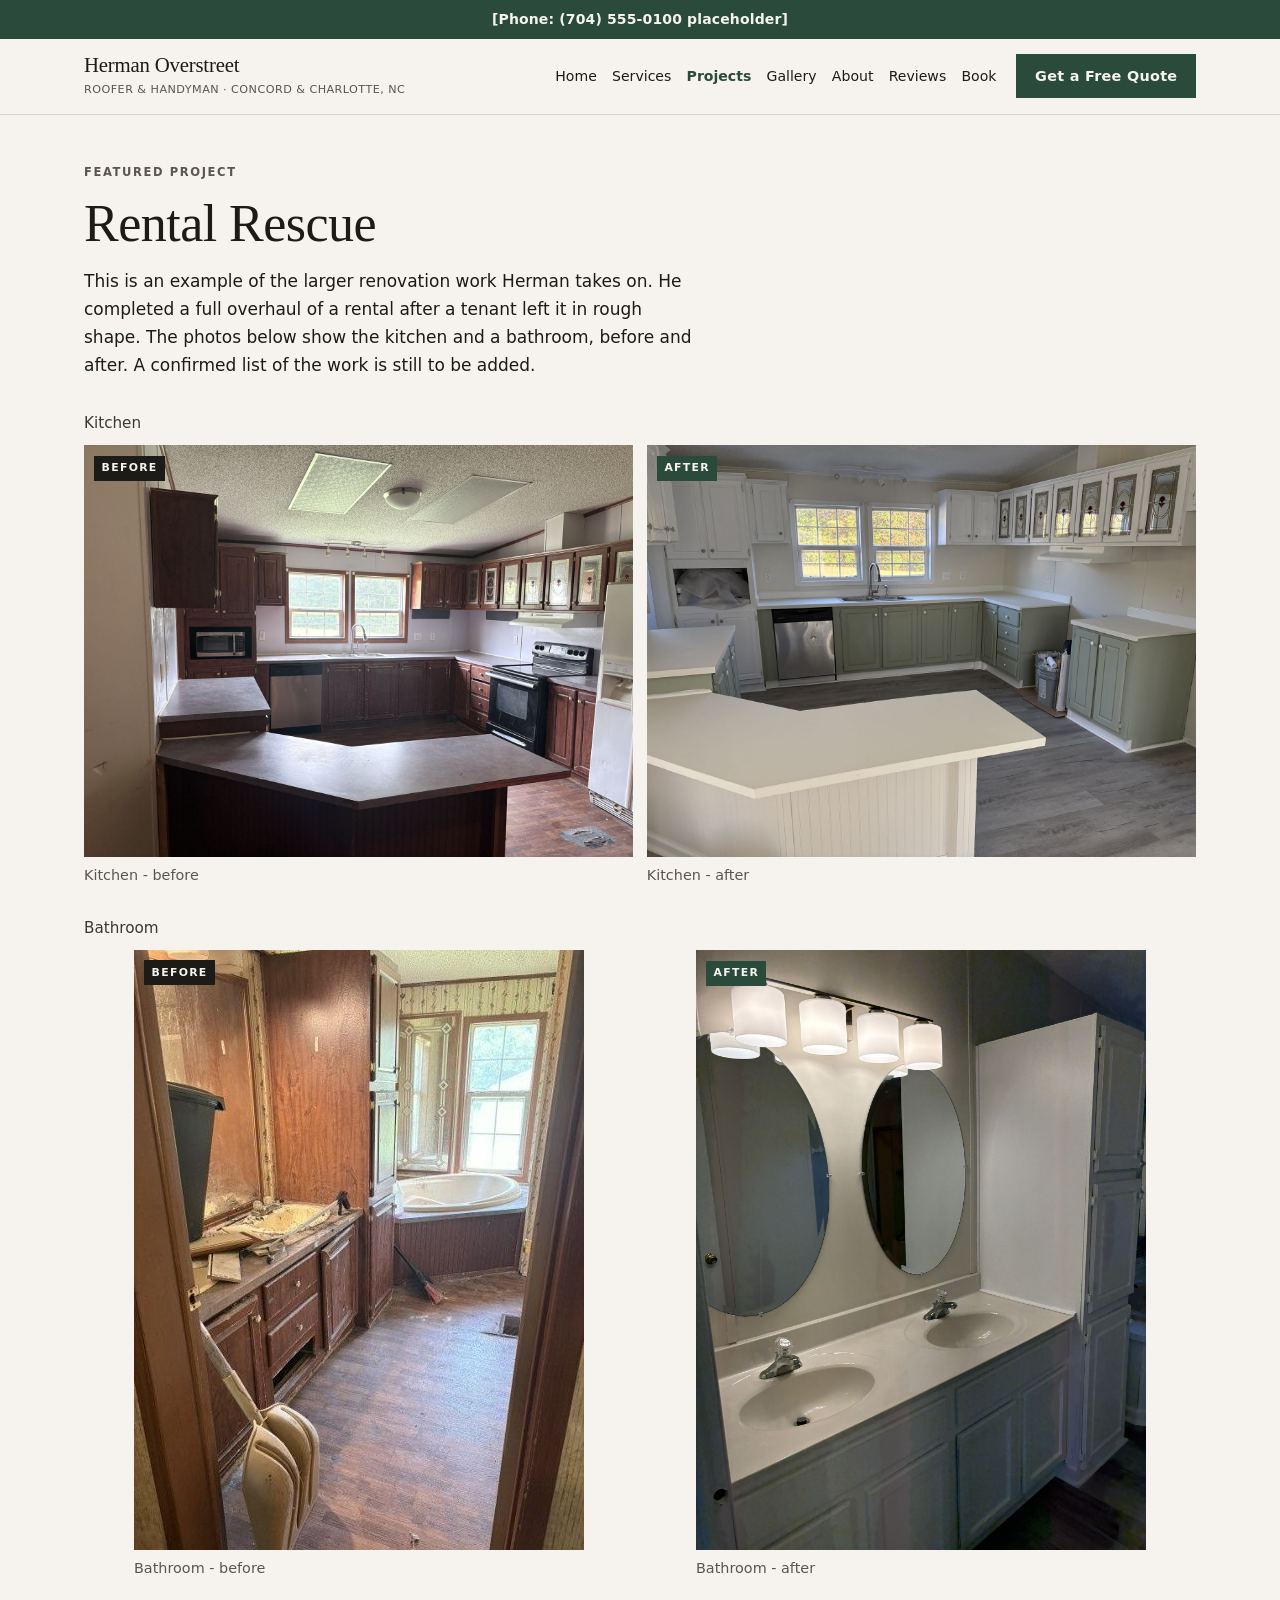
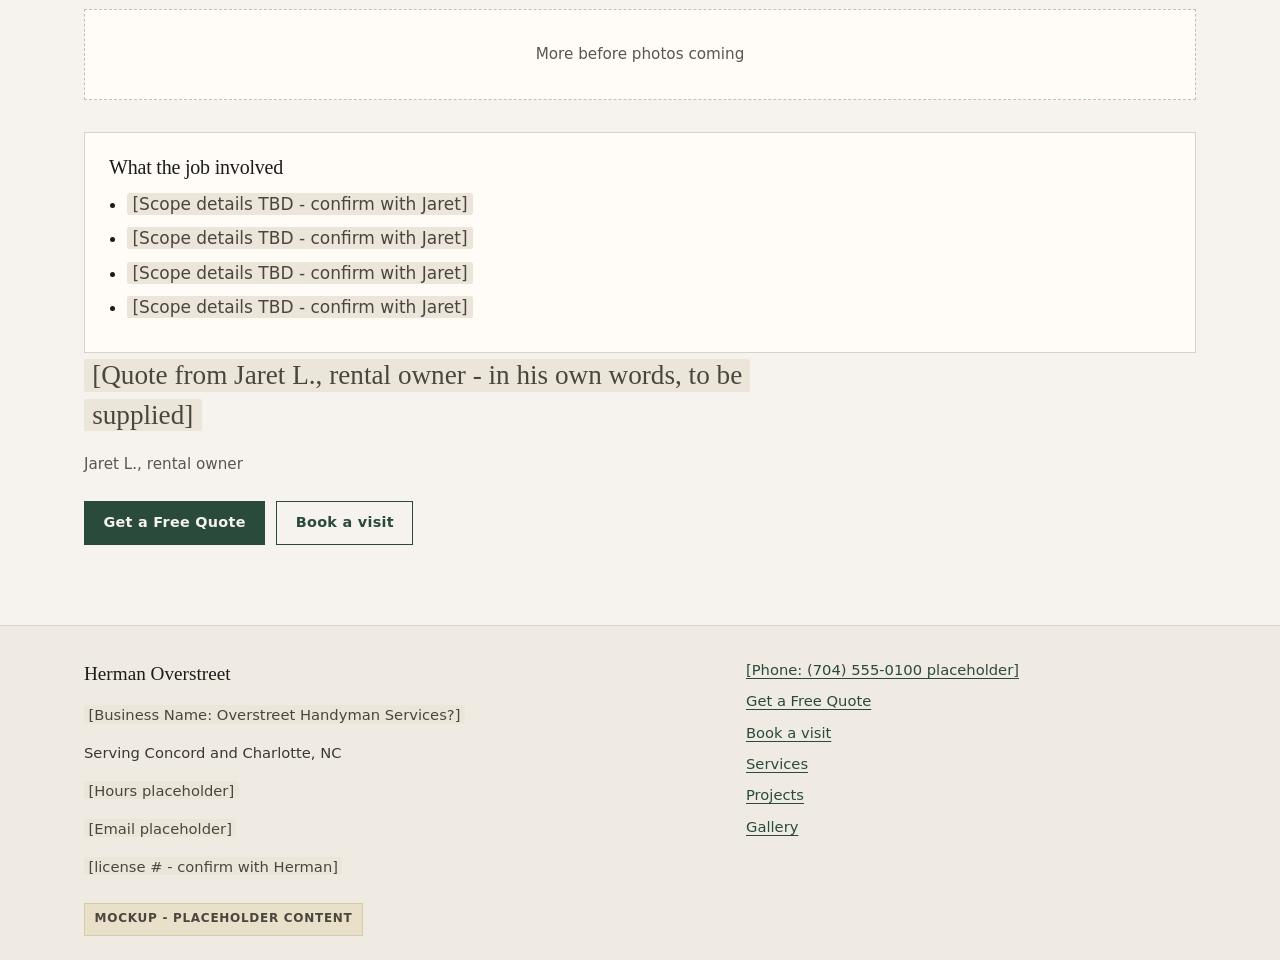
<file: project.html>
<!DOCTYPE html>
<html lang="en">
<head>
  <meta name="robots" content="noindex, nofollow">
  <meta charset="utf-8">
  <meta name="viewport" content="width=device-width, initial-scale=1">
  <title>Rental Rescue  -  Herman Overstreet, Roofer &amp; Handyman  -  Concord &amp; Charlotte, NC</title>
  <meta name="description" content="Featured project: a full rental overhaul after tenant damage, by Herman Overstreet, roofer and handyman in Concord and Charlotte, NC.">
  <link rel="stylesheet" href="styles.css">
</head>
<body>
  <a class="skip-link" href="#main">Skip to content</a>
  <header class="site-header">
    <div class="header-phone-bar">
      <a href="tel:+17045550100">[Phone: (704) 555-0100 placeholder]</a>
    </div>
    <div class="header-inner">
      <a class="wordmark" href="index.html">
        <span class="wordmark-name">Herman Overstreet</span>
        <span class="wordmark-tag">Roofer &amp; Handyman · Concord &amp; Charlotte, NC</span>
      </a>
      <nav class="site-nav" id="site-nav" aria-label="Main">
        <a href="index.html">Home</a>
        <a href="services.html">Services</a>
        <a href="project.html" aria-current="page">Projects</a>
        <a href="gallery.html">Gallery</a>
        <a href="about.html">About</a>
        <a href="reviews.html">Reviews</a>
        <a href="book.html">Book</a>
      </nav>
      <div class="header-actions">
        <a class="btn btn-cta btn-header" href="quote.html">Get a Free Quote</a>
        <button class="nav-toggle" type="button" aria-expanded="false" aria-controls="site-nav">Menu</button>
      </div>
    </div>
  </header>

    <main id="main" class="page">
    <div class="wrap">
      <div class="page-intro">
        <span class="eyebrow">Featured project</span>
        <h1>Rental Rescue</h1>
        <p>This is an example of the larger renovation work Herman takes on. He completed a full overhaul of a rental after a tenant left it in rough shape. The photos below show the kitchen and a bathroom, before and after. A confirmed list of the work is still to be added.</p>
      </div>

      <div class="project-photos">
        <div class="ba-set">
          <p class="ba-set-label">Kitchen</p>
          <div class="ba-split ba-split-photo">
            <figure class="ba-panel ba-before">
              <span class="ba-badge">Before</span>
              <div class="ba-frame ba-frame-43">
                <img src="images/kitchen-before.jpg" width="1600" height="1200" alt="Kitchen before the overhaul, with dark wood cabinets and a worn peninsula counter" loading="lazy">
              </div>
              <figcaption>Kitchen - before</figcaption>
            </figure>
            <figure class="ba-panel ba-after">
              <span class="ba-badge">After</span>
              <div class="ba-frame ba-frame-43">
                <img src="images/kitchen-after.jpg" width="1600" height="1200" alt="Kitchen after the overhaul, with white and sage cabinets, a white counter, and gray flooring" loading="lazy">
              </div>
              <figcaption>Kitchen - after</figcaption>
            </figure>
          </div>
        </div>

        <div class="ba-set">
          <p class="ba-set-label">Bathroom</p>
          <div class="ba-split ba-split-native">
            <figure class="ba-panel ba-before">
              <span class="ba-badge">Before</span>
              <div class="ba-frame ba-frame-native">
                <img src="images/bathroom-before.jpg" width="450" height="600" alt="Bathroom before the overhaul, with a worn vanity, a garden tub, and a hole in the floor" loading="lazy">
              </div>
              <figcaption>Bathroom - before</figcaption>
            </figure>
            <figure class="ba-panel ba-after">
              <span class="ba-badge">After</span>
              <div class="ba-frame ba-frame-native">
                <img src="images/bathroom-after.jpg" width="1600" height="2133" alt="Bathroom after the overhaul, with a white double vanity, oval mirrors, and a linen cabinet" loading="lazy">
              </div>
              <figcaption>Bathroom - after</figcaption>
            </figure>
          </div>
        </div>

        <div class="more-photos">
          <p>More before photos coming</p>
        </div>
      </div>

      <div class="scope-box">
        <h2>What the job involved</h2>
        <ul class="scope-list">
          <li><span class="placeholder">[Scope details TBD - confirm with Jaret]</span></li>
          <li><span class="placeholder">[Scope details TBD - confirm with Jaret]</span></li>
          <li><span class="placeholder">[Scope details TBD - confirm with Jaret]</span></li>
          <li><span class="placeholder">[Scope details TBD - confirm with Jaret]</span></li>
        </ul>
      </div>

      <blockquote class="testimonial">
        <p><span class="placeholder">[Quote from Jaret L., rental owner - in his own words, to be supplied]</span></p>
        <footer>Jaret L., rental owner</footer>
      </blockquote>

      <div class="btn-row">
        <a class="btn btn-primary" href="quote.html">Get a Free Quote</a>
        <a class="btn btn-secondary" href="book.html">Book a visit</a>
      </div>
    </div>
  </main>

  <footer class="site-footer">
    <div class="wrap footer-grid">
      <div>
        <p class="footer-name">Herman Overstreet</p>
        <p><span class="placeholder">[Business Name: Overstreet Handyman Services?]</span></p>
        <p>Serving Concord and Charlotte, NC</p>
        <p><span class="placeholder">[Hours placeholder]</span></p>
        <p><span class="placeholder">[Email placeholder]</span></p>
        <p><span class="placeholder">[license # - confirm with Herman]</span></p>
      </div>
      <div class="footer-links">
        <a href="tel:+17045550100">[Phone: (704) 555-0100 placeholder]</a>
        <a href="quote.html">Get a Free Quote</a>
        <a href="book.html">Book a visit</a>
        <a href="services.html">Services</a>
        <a href="project.html">Projects</a>
        <a href="gallery.html">Gallery</a>
      </div>
    </div>
    <div class="wrap">
      <p class="mockup-badge">Mockup - placeholder content</p>
    </div>
  </footer>
  <script src="script.js"></script>
</body>
</html>
</file>
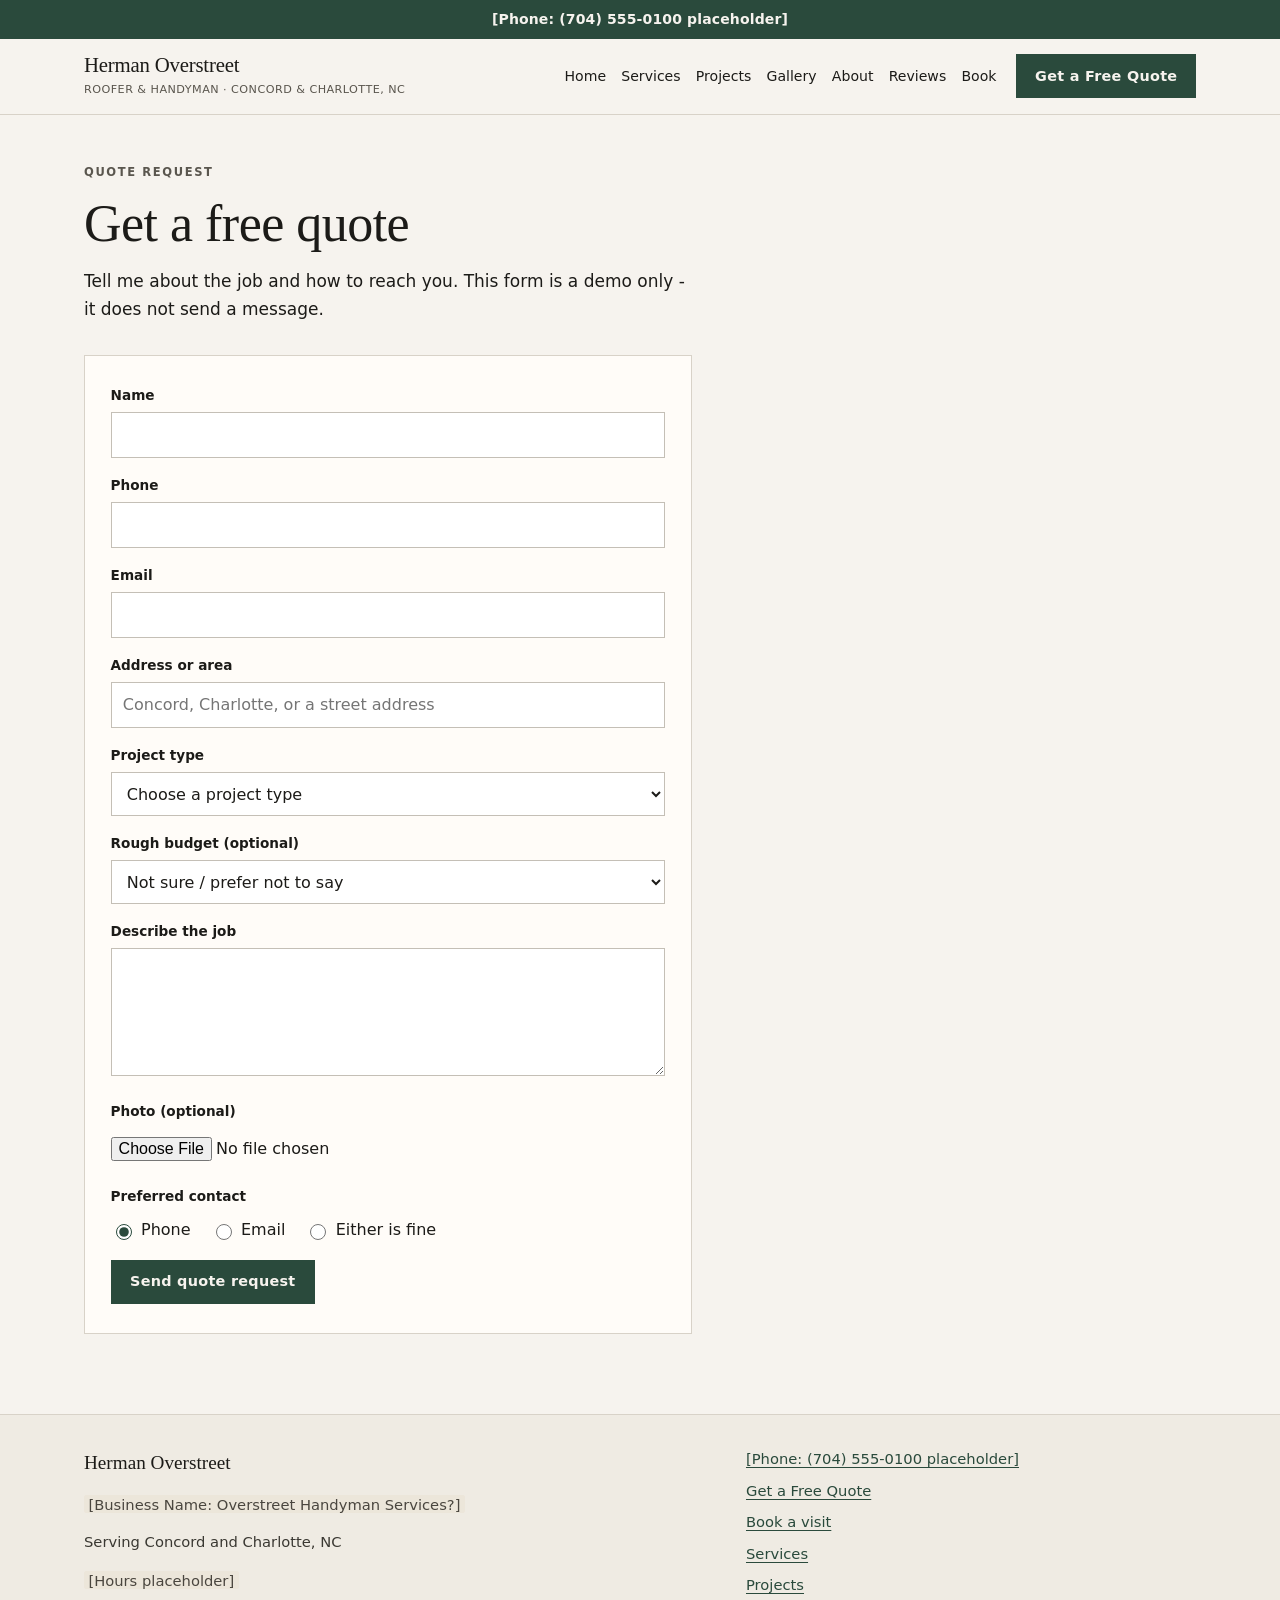
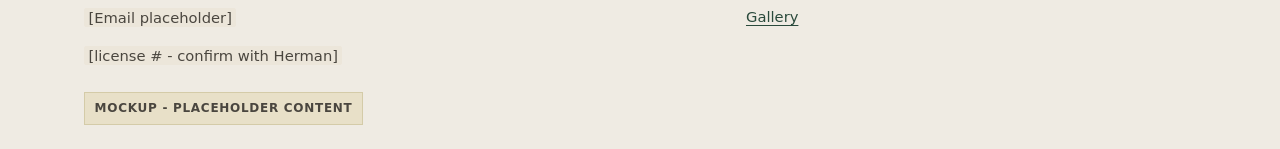
<file: quote.html>
<!DOCTYPE html>
<html lang="en">
<head>
  <meta name="robots" content="noindex, nofollow">
  <meta charset="utf-8">
  <meta name="viewport" content="width=device-width, initial-scale=1">
  <title>Get a Free Quote  -  Herman Overstreet, Roofer &amp; Handyman  -  Concord &amp; Charlotte, NC</title>
  <meta name="description" content="Request a quote from Herman Overstreet, master roofer and handyman in Concord and Charlotte, NC, for roofing and other home projects.">
  <link rel="stylesheet" href="styles.css">
</head>
<body>
  <a class="skip-link" href="#main">Skip to content</a>
  <header class="site-header">
    <div class="header-phone-bar">
      <a href="tel:+17045550100">[Phone: (704) 555-0100 placeholder]</a>
    </div>
    <div class="header-inner">
      <a class="wordmark" href="index.html">
        <span class="wordmark-name">Herman Overstreet</span>
        <span class="wordmark-tag">Roofer &amp; Handyman · Concord &amp; Charlotte, NC</span>
      </a>
      <nav class="site-nav" id="site-nav" aria-label="Main">
                <a href="index.html">Home</a>
        <a href="services.html">Services</a>
        <a href="project.html">Projects</a>
        <a href="gallery.html">Gallery</a>
        <a href="about.html">About</a>
        <a href="reviews.html">Reviews</a>
        <a href="book.html">Book</a>
      </nav>
      <div class="header-actions">
        <a class="btn btn-cta btn-header" href="quote.html">Get a Free Quote</a>
        <button class="nav-toggle" type="button" aria-expanded="false" aria-controls="site-nav">Menu</button>
      </div>
    </div>
  </header>

  <main id="main" class="page">
    <div class="wrap">
      <div class="page-intro">
        <span class="eyebrow">Quote request</span>
        <h1>Get a free quote</h1>
        <p>Tell me about the job and how to reach you. This form is a demo only  -  it does not send a message.</p>
      </div>
      <form class="form" id="quote-form" action="#" method="post">
        <div class="field">
          <label for="name">Name</label>
          <input id="name" name="name" type="text" autocomplete="name" required>
        </div>
        <div class="field">
          <label for="phone">Phone</label>
          <input id="phone" name="phone" type="tel" autocomplete="tel" required>
        </div>
        <div class="field">
          <label for="email">Email</label>
          <input id="email" name="email" type="email" autocomplete="email" required>
        </div>
        <div class="field">
          <label for="area">Address or area</label>
          <input id="area" name="area" type="text" autocomplete="street-address" placeholder="Concord, Charlotte, or a street address">
        </div>
        <div class="field">
          <label for="service">Project type</label>
          <select id="service" name="service" required>
              <option value="">Choose a project type</option>
              <option>Roofing</option>
              <option>Windows</option>
              <option>Flooring</option>
              <option>Exterior painting</option>
              <option>Interior painting</option>
              <option>Full renovation</option>
              <option>Small repair / other</option>
          </select>
        </div>
        <div class="field">
          <label for="budget">Rough budget (optional)</label>
          <select id="budget" name="budget">
            <option value="">Not sure / prefer not to say</option>
            <option>Under $1,000</option>
            <option>$1,000 to $5,000</option>
            <option>$5,000 to $15,000</option>
            <option>$15,000 to $30,000</option>
            <option>$30,000 or more</option>
          </select>
        </div>
        <div class="field">
          <label for="description">Describe the job</label>
          <textarea id="description" name="description" required></textarea>
        </div>
        <div class="field">
          <label for="photo">Photo (optional)</label>
          <input id="photo" name="photo" type="file" accept="image/*">
        </div>
        <div class="field">
          <p class="field-label">Preferred contact</p>
          <div class="radios">
            <label><input type="radio" name="contact" value="phone" checked> Phone</label>
            <label><input type="radio" name="contact" value="email"> Email</label>
            <label><input type="radio" name="contact" value="either"> Either is fine</label>
          </div>
        </div>
        <button class="btn btn-primary" type="submit">Send quote request</button>
        <p class="form-note" id="quote-demo-note" tabindex="-1">Demo only - in the real site this goes to Herman's phone/email</p>
      </form>
    </div>
  </main>
  <footer class="site-footer">
    <div class="wrap footer-grid">
      <div>
        <p class="footer-name">Herman Overstreet</p>
        <p><span class="placeholder">[Business Name: Overstreet Handyman Services?]</span></p>
        <p>Serving Concord and Charlotte, NC</p>
        <p><span class="placeholder">[Hours placeholder]</span></p>
        <p><span class="placeholder">[Email placeholder]</span></p>
        <p><span class="placeholder">[license # - confirm with Herman]</span></p>
      </div>
      <div class="footer-links">
        <a href="tel:+17045550100">[Phone: (704) 555-0100 placeholder]</a>
        <a href="quote.html">Get a Free Quote</a>
        <a href="book.html">Book a visit</a>
        <a href="services.html">Services</a>
        <a href="project.html">Projects</a>
        <a href="gallery.html">Gallery</a>
      </div>
    </div>
    <div class="wrap">
      <p class="mockup-badge">Mockup - placeholder content</p>
    </div>
  </footer>
  <script src="script.js"></script>
</body>
</html>
</file>
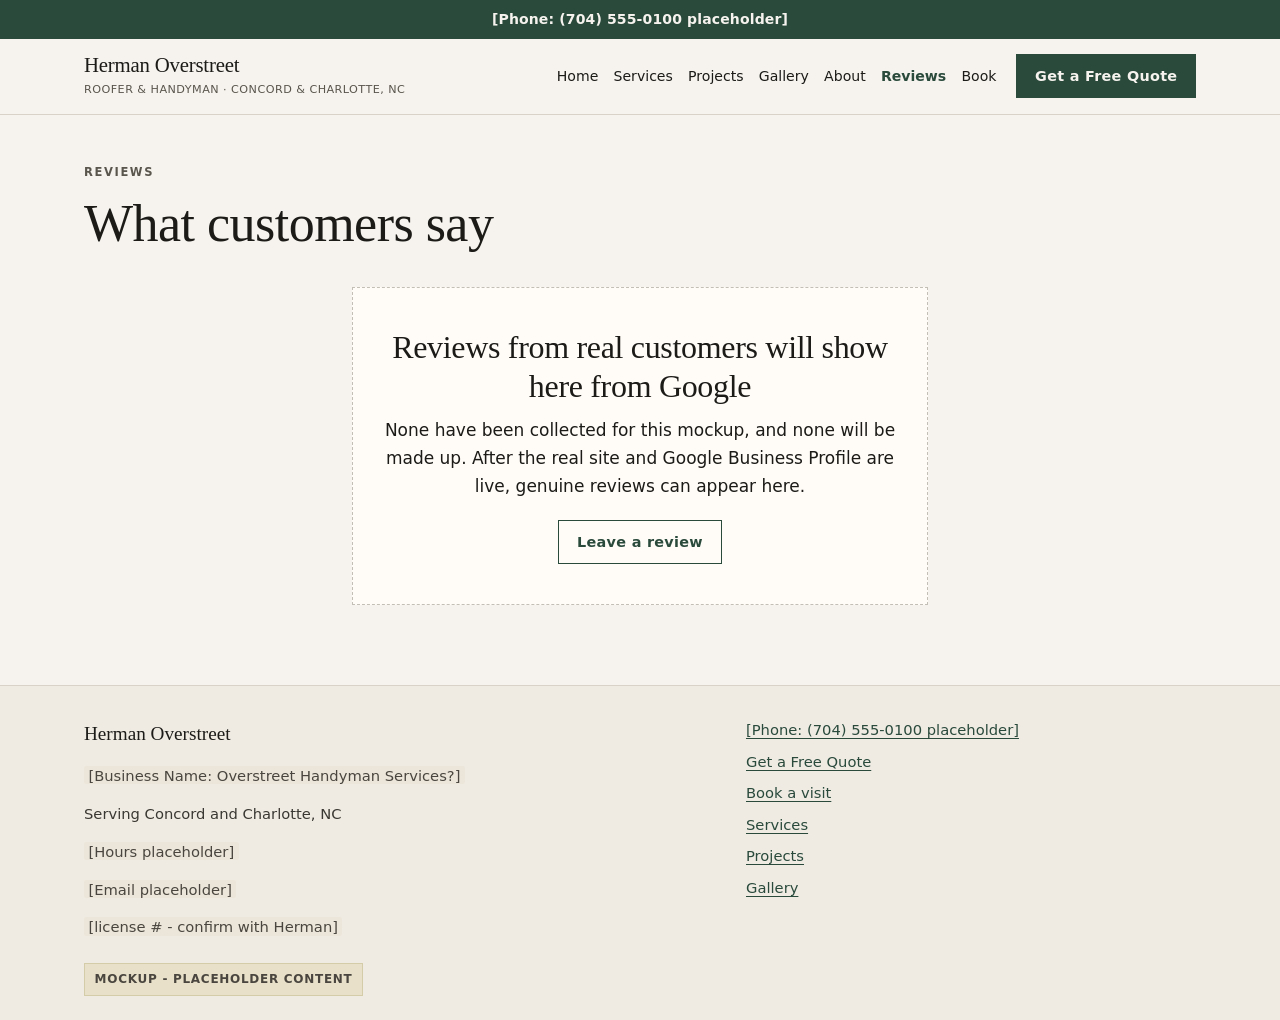
<file: reviews.html>
<!DOCTYPE html>
<html lang="en">
<head>
  <meta name="robots" content="noindex, nofollow">
  <meta charset="utf-8">
  <meta name="viewport" content="width=device-width, initial-scale=1">
  <title>Reviews  -  Herman Overstreet, Roofer &amp; Handyman  -  Concord &amp; Charlotte, NC</title>
  <meta name="description" content="Customer reviews for Herman Overstreet, roofer and handyman in Concord and Charlotte, NC, will appear here from Google.">
  <link rel="stylesheet" href="styles.css">
</head>
<body>
  <a class="skip-link" href="#main">Skip to content</a>
  <header class="site-header">
    <div class="header-phone-bar">
      <a href="tel:+17045550100">[Phone: (704) 555-0100 placeholder]</a>
    </div>
    <div class="header-inner">
      <a class="wordmark" href="index.html">
        <span class="wordmark-name">Herman Overstreet</span>
        <span class="wordmark-tag">Roofer &amp; Handyman · Concord &amp; Charlotte, NC</span>
      </a>
      <nav class="site-nav" id="site-nav" aria-label="Main">
        <a href="index.html">Home</a>
        <a href="services.html">Services</a>
        <a href="project.html">Projects</a>
        <a href="gallery.html">Gallery</a>
        <a href="about.html">About</a>
        <a href="reviews.html" aria-current="page">Reviews</a>
        <a href="book.html">Book</a>
      </nav>
      <div class="header-actions">
        <a class="btn btn-cta btn-header" href="quote.html">Get a Free Quote</a>
        <button class="nav-toggle" type="button" aria-expanded="false" aria-controls="site-nav">Menu</button>
      </div>
    </div>
  </header>

  <main id="main" class="page">
    <div class="wrap">
      <div class="page-intro">
        <span class="eyebrow">Reviews</span>
        <h1>What customers say</h1>
      </div>
      <div class="empty-state">
        <h2>Reviews from real customers will show here from Google</h2>
        <p>None have been collected for this mockup, and none will be made up. After the real site and Google Business Profile are live, genuine reviews can appear here.</p>
        <button class="btn btn-secondary" type="button" id="leave-review">Leave a review</button>
        <p class="form-note" id="review-demo-note">Demo only. On the real site this button will open Herman's Google review form.</p>
      </div>
    </div>
  </main>
  <footer class="site-footer">
    <div class="wrap footer-grid">
      <div>
        <p class="footer-name">Herman Overstreet</p>
        <p><span class="placeholder">[Business Name: Overstreet Handyman Services?]</span></p>
        <p>Serving Concord and Charlotte, NC</p>
        <p><span class="placeholder">[Hours placeholder]</span></p>
        <p><span class="placeholder">[Email placeholder]</span></p>
        <p><span class="placeholder">[license # - confirm with Herman]</span></p>
      </div>
      <div class="footer-links">
        <a href="tel:+17045550100">[Phone: (704) 555-0100 placeholder]</a>
        <a href="quote.html">Get a Free Quote</a>
        <a href="book.html">Book a visit</a>
        <a href="services.html">Services</a>
        <a href="project.html">Projects</a>
        <a href="gallery.html">Gallery</a>
      </div>
    </div>
    <div class="wrap">
      <p class="mockup-badge">Mockup - placeholder content</p>
    </div>
  </footer>
  <script src="script.js"></script>
</body>
</html>
</file>
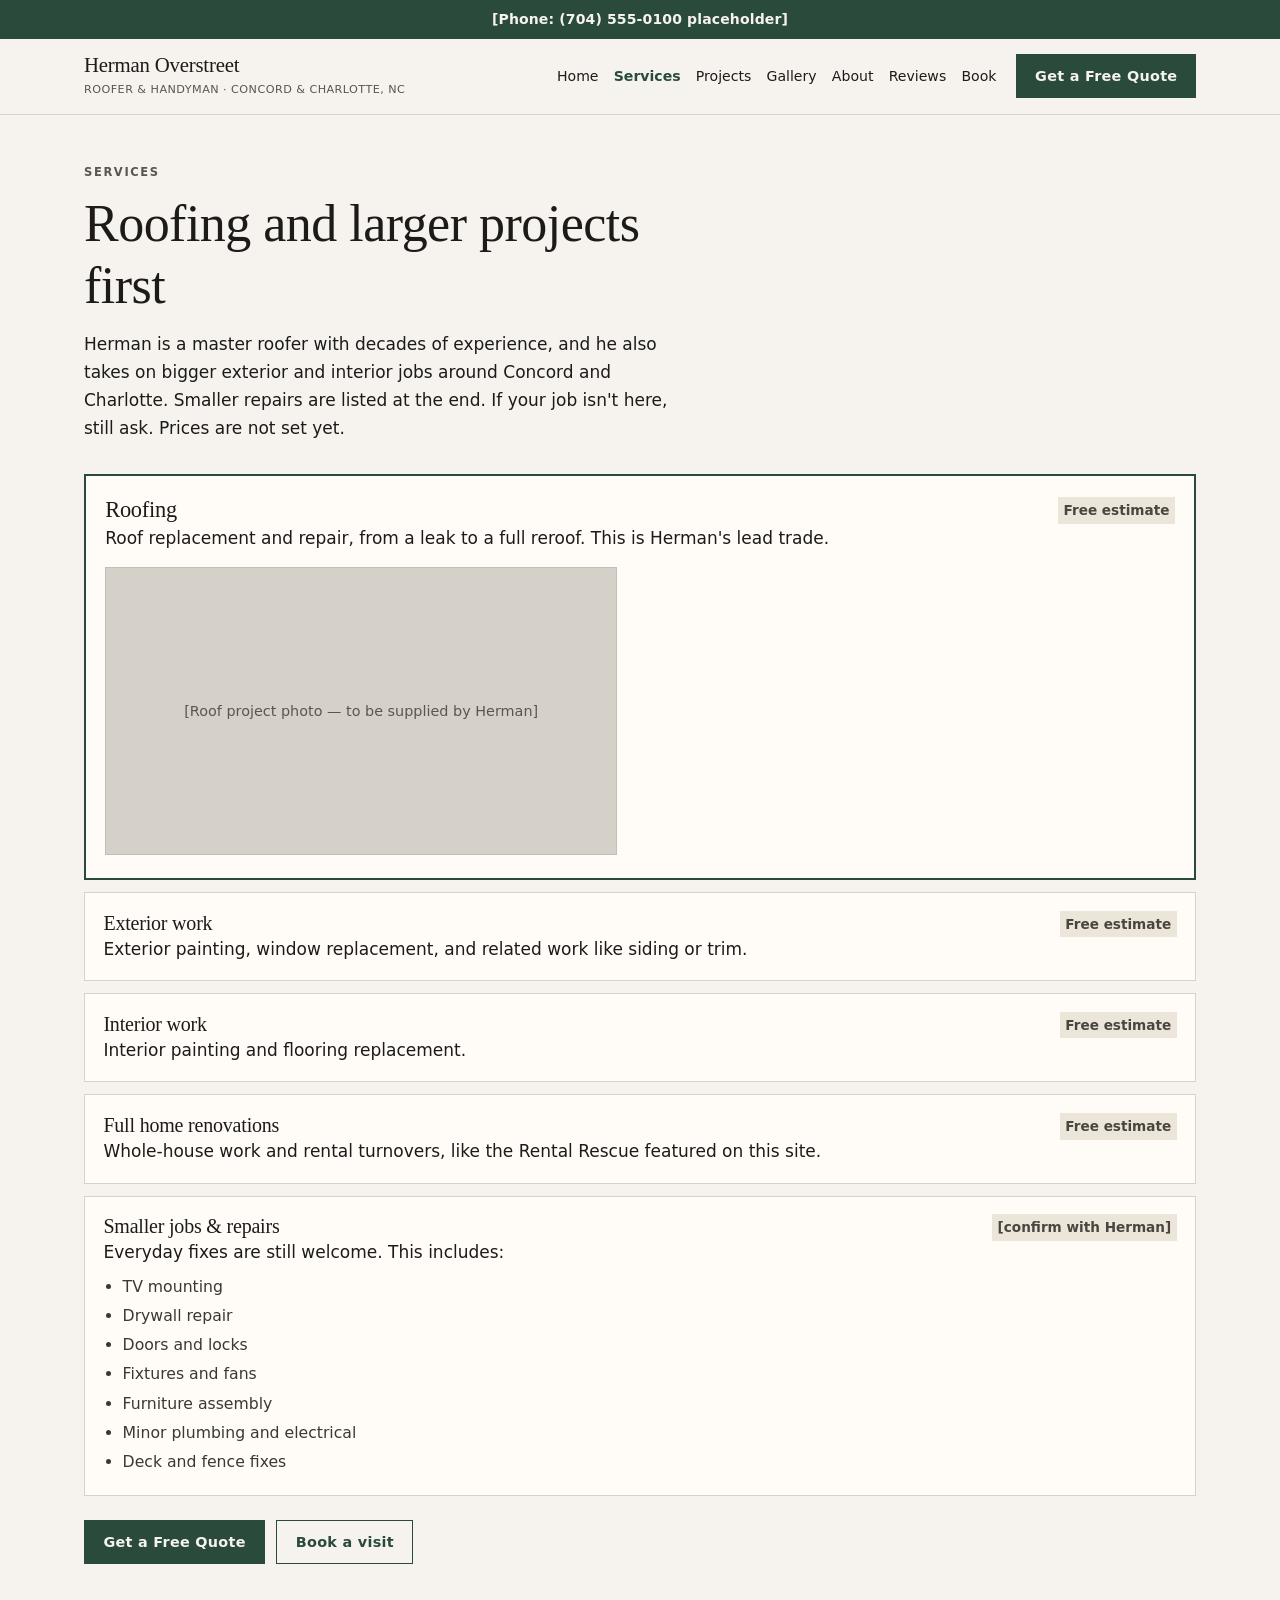
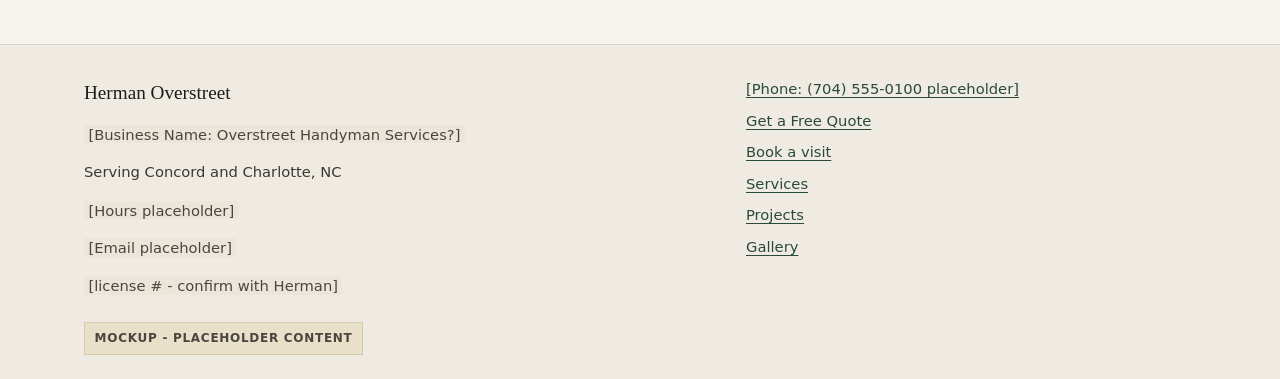
<file: services.html>
<!DOCTYPE html>
<html lang="en">
<head>
  <meta name="robots" content="noindex, nofollow">
  <meta charset="utf-8">
  <meta name="viewport" content="width=device-width, initial-scale=1">
  <title>Services  -  Herman Overstreet, Roofer &amp; Handyman  -  Concord &amp; Charlotte, NC</title>
  <meta name="description" content="Roofing, exterior and interior work, and full-home renovations from Herman Overstreet, master roofer and handyman in Concord and Charlotte, NC. Prices to be confirmed.">
  <link rel="stylesheet" href="styles.css">
</head>
<body>
  <a class="skip-link" href="#main">Skip to content</a>
  <header class="site-header">
    <div class="header-phone-bar">
      <a href="tel:+17045550100">[Phone: (704) 555-0100 placeholder]</a>
    </div>
    <div class="header-inner">
      <a class="wordmark" href="index.html">
        <span class="wordmark-name">Herman Overstreet</span>
        <span class="wordmark-tag">Roofer &amp; Handyman · Concord &amp; Charlotte, NC</span>
      </a>
      <nav class="site-nav" id="site-nav" aria-label="Main">
                <a href="index.html">Home</a>
        <a href="services.html" aria-current="page">Services</a>
        <a href="project.html">Projects</a>
        <a href="gallery.html">Gallery</a>
        <a href="about.html">About</a>
        <a href="reviews.html">Reviews</a>
        <a href="book.html">Book</a>
      </nav>
      <div class="header-actions">
        <a class="btn btn-cta btn-header" href="quote.html">Get a Free Quote</a>
        <button class="nav-toggle" type="button" aria-expanded="false" aria-controls="site-nav">Menu</button>
      </div>
    </div>
  </header>

  <main id="main" class="page">
    <div class="wrap">
      <div class="page-intro">
        <span class="eyebrow">Services</span>
        <h1>Roofing and larger projects first</h1>
        <p>Herman is a master roofer with decades of experience, and he also takes on bigger exterior and interior jobs around Concord and Charlotte. Smaller repairs are listed at the end. If your job isn't here, still ask. Prices are not set yet.</p>
      </div>
      <div class="service-list">
        <article class="service-row service-featured">
          <div>
            <h2>Roofing</h2>
            <p>Roof replacement and repair, from a leak to a full reroof. This is Herman's lead trade.</p>
            <div class="photo-box service-photo-placeholder" role="img" aria-label="Roof project photo, to be supplied by Herman">[Roof project photo — to be supplied by Herman]</div>
          </div>
          <span class="price">Free estimate</span>
        </article>
        <article class="service-row">
          <div>
            <h2>Exterior work</h2>
            <p>Exterior painting, window replacement, and related work like siding or trim.</p>
          </div>
          <span class="price">Free estimate</span>
        </article>
        <article class="service-row">
          <div>
            <h2>Interior work</h2>
            <p>Interior painting and flooring replacement.</p>
          </div>
          <span class="price">Free estimate</span>
        </article>
        <article class="service-row">
          <div>
            <h2>Full home renovations</h2>
            <p>Whole-house work and rental turnovers, like the Rental Rescue featured on this site.</p>
          </div>
          <span class="price">Free estimate</span>
        </article>
        <article class="service-row">
          <div>
            <h2>Smaller jobs &amp; repairs</h2>
            <p>Everyday fixes are still welcome. This includes:</p>
            <ul class="job-list">
              <li>TV mounting</li>
              <li>Drywall repair</li>
              <li>Doors and locks</li>
              <li>Fixtures and fans</li>
              <li>Furniture assembly</li>
              <li>Minor plumbing and electrical</li>
              <li>Deck and fence fixes</li>
            </ul>
          </div>
          <span class="price">[confirm with Herman]</span>
        </article>
      </div>
      <div class="btn-row">
        <a class="btn btn-primary" href="quote.html">Get a Free Quote</a>
        <a class="btn btn-secondary" href="book.html">Book a visit</a>
      </div>
    </div>
  </main>
  <footer class="site-footer">
    <div class="wrap footer-grid">
      <div>
        <p class="footer-name">Herman Overstreet</p>
        <p><span class="placeholder">[Business Name: Overstreet Handyman Services?]</span></p>
        <p>Serving Concord and Charlotte, NC</p>
        <p><span class="placeholder">[Hours placeholder]</span></p>
        <p><span class="placeholder">[Email placeholder]</span></p>
        <p><span class="placeholder">[license # - confirm with Herman]</span></p>
      </div>
      <div class="footer-links">
        <a href="tel:+17045550100">[Phone: (704) 555-0100 placeholder]</a>
        <a href="quote.html">Get a Free Quote</a>
        <a href="book.html">Book a visit</a>
        <a href="services.html">Services</a>
        <a href="project.html">Projects</a>
        <a href="gallery.html">Gallery</a>
      </div>
    </div>
    <div class="wrap">
      <p class="mockup-badge">Mockup - placeholder content</p>
    </div>
  </footer>
  <script src="script.js"></script>
</body>
</html>
</file>
<file: styles.css>
/* Herman Overstreet Handyman — throwaway static mockup
   System fonts only. No frameworks, no CDNs. */

*,
*::before,
*::after {
  box-sizing: border-box;
}

html {
  scroll-behavior: smooth;
}

body {
  margin: 0;
  font-family: system-ui, -apple-system, "Segoe UI", Roboto, "Helvetica Neue", Arial, sans-serif;
  font-size: 1.0625rem;
  line-height: 1.65;
  color: #1c1b18;
  background: #f6f3ee;
  -webkit-font-smoothing: antialiased;
}

img,
svg {
  max-width: 100%;
  display: block;
}

a {
  color: #2a4a3c;
  text-decoration-thickness: 1px;
  text-underline-offset: 0.18em;
}

a:hover {
  color: #1e382c;
}

h1, h2, h3, p, figure {
  margin: 0;
}

h1, h2, h3 {
  font-family: Georgia, "Times New Roman", Times, serif;
  font-weight: 400;
  line-height: 1.2;
  letter-spacing: -0.01em;
  color: #1c1b18;
}

h1 { font-size: clamp(2rem, 5vw, 3.25rem); }
h2 { font-size: clamp(1.5rem, 3vw, 2rem); }
h3 { font-size: 1.2rem; }

p + p { margin-top: 0.85rem; }

:focus-visible {
  outline: 2px solid #2a4a3c;
  outline-offset: 3px;
}

.skip-link {
  position: absolute;
  left: 0.75rem;
  top: -4rem;
  z-index: 200;
  background: #2a4a3c;
  color: #f6f3ee;
  padding: 0.5rem 0.9rem;
}

.skip-link:focus {
  top: 0.75rem;
}

/* ---------- Header ---------- */

.site-header {
  position: sticky;
  top: 0;
  z-index: 100;
  background: #f6f3ee;
  border-bottom: 1px solid #d8d2c8;
}

.header-phone-bar {
  display: flex;
  justify-content: center;
  align-items: center;
  gap: 0.75rem;
  padding: 0.5rem 1rem;
  background: #2a4a3c;
  color: #f6f3ee;
  font-size: 0.8125rem;
  letter-spacing: 0.01em;
  text-align: center;
}

.header-phone-bar a {
  color: #f6f3ee;
  text-decoration: none;
  font-weight: 600;
}

.header-phone-bar a:hover {
  text-decoration: underline;
  color: #f6f3ee;
}

.header-inner {
  display: flex;
  flex-wrap: wrap;
  align-items: center;
  justify-content: space-between;
  gap: 0.5rem 0.65rem;
  max-width: 1160px;
  margin: 0 auto;
  padding: 0.65rem 0.9rem;
}

.wordmark {
  text-decoration: none;
  color: #1c1b18;
  min-width: 0;
  flex: 1 1 auto;
  order: 1;
}

.wordmark:hover { color: #1c1b18; }

.wordmark-name {
  display: block;
  font-family: Georgia, "Times New Roman", Times, serif;
  font-size: 1.05rem;
  line-height: 1.2;
  letter-spacing: -0.01em;
}

.wordmark-tag {
  display: none;
  font-size: 0.7rem;
  letter-spacing: 0.04em;
  text-transform: uppercase;
  color: #5a564e;
  margin-top: 0.15rem;
  white-space: nowrap;
}

.header-actions {
  display: flex;
  align-items: center;
  gap: 0.4rem;
  flex: 0 0 auto;
  margin-left: auto;
  order: 2;
}

.nav-toggle {
  display: inline-flex;
  align-items: center;
  justify-content: center;
  min-height: 44px;
  min-width: 44px;
  padding: 0.35rem 0.45rem;
  border: 1px solid #d8d2c8;
  background: #fffcf8;
  color: #1c1b18;
  font: inherit;
  font-size: 0.75rem;
  letter-spacing: 0.04em;
  text-transform: uppercase;
  cursor: pointer;
}

.nav-toggle[aria-expanded="true"] {
  background: #2a4a3c;
  color: #f6f3ee;
  border-color: #2a4a3c;
}

.site-nav {
  display: none;
  flex: 1 0 100%;
  order: 3;
  flex-direction: column;
  gap: 0;
  background: #fffcf8;
  border-top: 1px solid #d8d2c8;
  margin: 0.15rem -0.9rem -0.65rem;
  padding: 0.4rem 0.9rem 0.85rem;
}

.site-nav.is-open {
  display: flex;
}

.site-nav a {
  display: block;
  padding: 0.7rem 0.2rem;
  color: #1c1b18;
  text-decoration: none;
  border-bottom: 1px solid #ece7df;
  font-size: 1rem;
}

.site-nav a:last-child { border-bottom: 0; }

.site-nav a[aria-current="page"] {
  color: #2a4a3c;
  font-weight: 600;
}

.site-nav a:hover { color: #2a4a3c; }

/* ---------- Buttons ---------- */

.btn {
  display: inline-flex;
  align-items: center;
  justify-content: center;
  min-height: 44px;
  padding: 0.65rem 1.15rem;
  border: 1px solid transparent;
  font: inherit;
  font-size: 0.9rem;
  font-weight: 600;
  letter-spacing: 0.02em;
  text-decoration: none;
  cursor: pointer;
  text-align: center;
  line-height: 1.2;
}

.btn-cta,
.btn-primary {
  background: #2a4a3c;
  color: #f6f3ee;
  border-color: #2a4a3c;
}

.btn-cta:hover,
.btn-primary:hover {
  background: #1e382c;
  color: #f6f3ee;
  border-color: #1e382c;
}

.btn-header {
  padding: 0.45rem 0.55rem;
  font-size: 0.72rem;
  white-space: nowrap;
}

.btn-secondary {
  background: transparent;
  color: #2a4a3c;
  border-color: #2a4a3c;
}

.btn-secondary:hover {
  background: #2a4a3c;
  color: #f6f3ee;
}

.btn-row {
  display: flex;
  flex-wrap: wrap;
  gap: 0.7rem;
  margin-top: 1.5rem;
}

/* ---------- Layout ---------- */

.wrap {
  max-width: 1160px;
  margin: 0 auto;
  padding: 0 1.15rem;
}

.page {
  padding: 2.25rem 0 4rem;
}

.page-intro {
  max-width: 38rem;
  margin-bottom: 2rem;
}

.page-intro h1 { margin-bottom: 0.75rem; }

.eyebrow {
  display: block;
  font-family: system-ui, -apple-system, "Segoe UI", Roboto, sans-serif;
  font-size: 0.72rem;
  font-weight: 600;
  letter-spacing: 0.14em;
  text-transform: uppercase;
  color: #5a564e;
  margin-bottom: 0.7rem;
}

.placeholder,
.ph {
  color: #4a463f;
  background: #ece6da;
  padding: 0.05em 0.3em;
  border-radius: 2px;
}

/* ---------- Hero ---------- */

.hero {
  padding: 2rem 0 2.5rem;
  border-bottom: 1px solid #d8d2c8;
}

.hero-grid {
  display: grid;
  gap: 1.5rem;
}

.hero-copy { max-width: 38rem; }

.hero-copy h1 { margin-bottom: 1rem; }

.hero-copy .lede {
  font-size: 1.125rem;
  color: #3a3832;
  max-width: 34rem;
}

.hero-grid .hero-photo {
  aspect-ratio: 4 / 3;
}

.photo-box {
  display: flex;
  align-items: center;
  justify-content: center;
  text-align: center;
  background: #d5d0c8;
  color: #5a564e;
  border: 1px solid #c4bfb6;
  padding: 1rem;
  font-size: 0.9rem;
  line-height: 1.4;
  min-height: 8rem;
}

.trust-strip {
  display: flex;
  flex-wrap: wrap;
  gap: 0.4rem 1.25rem;
  padding: 1rem 0 0;
  font-size: 0.875rem;
  color: #5a564e;
}

.trust-strip span + span::before {
  content: "";
}

/* ---------- Sections / cards ---------- */

.section {
  padding: 2.75rem 0;
}

.section-head {
  display: flex;
  flex-wrap: wrap;
  align-items: baseline;
  justify-content: space-between;
  gap: 0.75rem 1.5rem;
  margin-bottom: 1.5rem;
}

.section-head h2 { margin-right: auto; }

.card-grid {
  display: grid;
  gap: 0.9rem;
}

.card {
  background: #fffcf8;
  border: 1px solid #d8d2c8;
  padding: 1.2rem 1.15rem 1.3rem;
}

.card h3 { margin-bottom: 0.4rem; }

.card p { color: #3a3832; font-size: 0.98rem; }

.price {
  display: inline-block;
  margin-top: 0.75rem;
  font-size: 0.85rem;
  font-weight: 600;
  color: #4a463f;
  background: #ece6da;
  padding: 0.15em 0.4em;
}

.cta-band {
  background: #2a4a3c;
  color: #f6f3ee;
  padding: 2.5rem 0;
}

.cta-band h2,
.cta-band p { color: #f6f3ee; }

.cta-band p { margin-top: 0.6rem; max-width: 32rem; }

.cta-band .btn-primary {
  background: #f6f3ee;
  color: #2a4a3c;
  border-color: #f6f3ee;
  margin-top: 1.25rem;
}

.cta-band .btn-primary:hover {
  background: #fff;
  color: #1e382c;
}

.cta-band .btn-secondary {
  color: #f6f3ee;
  border-color: #f6f3ee;
  margin-top: 1.25rem;
}

.cta-band .btn-secondary:hover {
  background: #f6f3ee;
  color: #2a4a3c;
}

/* ---------- Services list page ---------- */

.service-list {
  display: grid;
  gap: 0.75rem;
}

.service-row {
  display: grid;
  gap: 0.35rem 1.5rem;
  background: #fffcf8;
  border: 1px solid #d8d2c8;
  padding: 1.1rem 1.15rem;
}

.service-row h2 {
  font-size: 1.25rem;
}


.service-featured {
  border-width: 2px;
  border-color: #2a4a3c;
  padding: 1.35rem 1.2rem 1.45rem;
}

.service-featured h2 {
  font-size: 1.4rem;
}

.service-photo-placeholder {
  margin-top: 0.9rem;
  aspect-ratio: 16 / 9;
  max-width: 32rem;
  min-height: 10rem;
}

.job-list {
  margin: 0.5rem 0 0;
  padding-left: 1.2rem;
  color: #3a3832;
  font-size: 0.98rem;
}

.job-list li {
  margin: 0.2rem 0;
}

.card .job-list {
  font-size: 0.95rem;
}

.schedule-placeholder {
  display: flex;
  align-items: center;
  justify-content: center;
  text-align: center;
  min-height: 16rem;
  padding: 1.5rem;
  background: #ece6da;
  border: 1px dashed #8a8578;
  color: #3a3832;
  font-size: 1rem;
  line-height: 1.45;
  margin-bottom: 1rem;
}

.schedule-placeholder p {
  max-width: 24rem;
  margin: 0;
}


/* ---------- Gallery ---------- */

.gallery-grid {
  display: grid;
  grid-template-columns: 1fr 1fr;
  gap: 0.75rem;
}

.gallery-item {
  margin: 0;
  min-width: 0;
}

.gallery-item .photo-box {
  aspect-ratio: 4 / 3;
  width: 100%;
  height: 100%;
  min-height: 0;
  font-size: 0.8rem;
  padding: 0.75rem;
}

/* ---------- Forms ---------- */

.form {
  max-width: 38rem;
  background: #fffcf8;
  border: 1px solid #d8d2c8;
  padding: 1.35rem 1.15rem 1.5rem;
}

.field {
  margin-bottom: 1rem;
}

.field label,
.field-label {
  display: block;
  font-size: 0.85rem;
  font-weight: 600;
  margin-bottom: 0.35rem;
}

.field input,
.field select,
.field textarea {
  width: 100%;
  min-height: 44px;
  padding: 0.55rem 0.7rem;
  border: 1px solid #c4bfb6;
  background: #fff;
  color: #1c1b18;
  font: inherit;
  font-size: 1rem;
}

.field textarea {
  min-height: 8rem;
  resize: vertical;
}

.field input[type="file"],
.field input[type="radio"],
.field input[type="checkbox"] {
  width: auto;
  min-height: 0;
  height: auto;
  padding: 0;
  border: 0;
  background: transparent;
}

.field input[type="file"] {
  padding: 0.45rem 0;
}

.radios input[type="radio"] {
  width: 1rem;
  height: 1rem;
  flex-shrink: 0;
  accent-color: #2a4a3c;
}

.radios {
  display: flex;
  flex-wrap: wrap;
  gap: 0.75rem 1.25rem;
  padding-top: 0.25rem;
}

.radios label {
  display: flex;
  align-items: center;
  gap: 0.4rem;
  font-weight: 400;
  font-size: 1rem;
  margin: 0;
}

.form-note,
.demo-note {
  display: none;
  margin-top: 1rem;
  padding: 0.9rem 1rem;
  background: #ece6da;
  border: 1px solid #d8d2c8;
  color: #1c1b18;
  font-size: 0.95rem;
}

.form-note.is-visible,
.demo-note.is-visible {
  display: block;
}

/* ---------- Booking ---------- */

.book-layout {
  display: grid;
  gap: 1.25rem;
}

.book-panel {
  background: #fffcf8;
  border: 1px solid #d8d2c8;
  padding: 1.2rem 1.1rem 1.4rem;
}

.book-panel h2 {
  font-size: 1.2rem;
  margin-bottom: 0.85rem;
}

.week-nav {
  display: flex;
  flex-wrap: wrap;
  align-items: center;
  justify-content: space-between;
  gap: 0.45rem 0.5rem;
  margin-bottom: 0.9rem;
}

.week-nav h3 {
  font-family: system-ui, -apple-system, "Segoe UI", Roboto, sans-serif;
  font-size: 0.9rem;
  font-weight: 600;
  text-align: center;
  flex: 1 0 100%;
  order: -1;
  line-height: 1.35;
}

.week-nav button {
  min-width: 44px;
  min-height: 44px;
  border: 1px solid #d8d2c8;
  background: #fff;
  font: inherit;
  cursor: pointer;
}

.week-nav button:hover { background: #ece6da; }

.day-row {
  display: grid;
  grid-template-columns: repeat(7, 1fr);
  gap: 0.3rem;
  margin-bottom: 1.1rem;
}

.day-btn {
  display: flex;
  flex-direction: column;
  align-items: center;
  justify-content: center;
  gap: 0.1rem;
  min-height: 52px;
  padding: 0.3rem 0.1rem;
  border: 1px solid #d8d2c8;
  background: #fff;
  font: inherit;
  font-size: 0.7rem;
  line-height: 1.2;
  cursor: pointer;
  color: #1c1b18;
}

.day-btn strong {
  font-size: 0.95rem;
  font-weight: 600;
}

.day-btn.is-selected {
  background: #2a4a3c;
  color: #f6f3ee;
  border-color: #2a4a3c;
}

.slots {
  display: grid;
  grid-template-columns: 1fr 1fr;
  gap: 0.5rem;
}

.slot-btn {
  min-height: 44px;
  border: 1px solid #d8d2c8;
  background: #fff;
  font: inherit;
  font-size: 0.9rem;
  cursor: pointer;
}

.slot-btn:hover { background: #ece6da; }

.slot-btn.is-selected {
  background: #2a4a3c;
  color: #f6f3ee;
  border-color: #2a4a3c;
}

.book-summary {
  font-size: 0.95rem;
  margin: 1rem 0;
  color: #3a3832;
}

/* ---------- Reviews empty state ---------- */

.empty-state {
  text-align: center;
  background: #fffcf8;
  border: 1px dashed #c4bfb6;
  padding: 2.5rem 1.25rem;
  max-width: 36rem;
  margin: 0 auto;
}

.empty-state h2 { margin-bottom: 0.7rem; }

.empty-state .btn { margin-top: 1.25rem; }

/* ---------- About ---------- */

.about-block {
  max-width: 38rem;
}

.about-block p { margin-top: 0.9rem; }

.about-facts {
  margin-top: 1.75rem;
  padding: 1.1rem 1.15rem;
  background: #fffcf8;
  border: 1px solid #d8d2c8;
}

.about-facts dt {
  font-size: 0.75rem;
  letter-spacing: 0.1em;
  text-transform: uppercase;
  color: #5a564e;
  margin-top: 0.85rem;
}

.about-facts dt:first-child { margin-top: 0; }

.about-facts dd {
  margin: 0.2rem 0 0;
}

/* ---------- Footer ---------- */

.site-footer {
  border-top: 1px solid #d8d2c8;
  background: #efebe3;
  padding: 2rem 0 1.5rem;
  font-size: 0.92rem;
  color: #3a3832;
}

.footer-grid {
  display: grid;
  gap: 1.5rem;
}

.footer-name {
  font-family: Georgia, "Times New Roman", Times, serif;
  font-size: 1.2rem;
  color: #1c1b18;
  margin-bottom: 0.35rem;
}

.footer-links {
  display: flex;
  flex-direction: column;
  align-items: flex-start;
  gap: 0.45rem;
}

.mockup-badge {
  display: inline-block;
  margin-top: 1.5rem;
  font-size: 0.75rem;
  font-weight: 600;
  letter-spacing: 0.06em;
  text-transform: uppercase;
  color: #4a463f;
  background: #e8e0c8;
  border: 1px solid #d4cba8;
  padding: 0.35rem 0.6rem;
}

/* ---------- Desktop ---------- */

@media (min-width: 800px) {
  .header-phone-bar { font-size: 0.875rem; }

  .hero { padding: 3.5rem 0 3.75rem; }

  .hero-grid {
    grid-template-columns: 1.15fr 0.85fr;
    gap: 3rem;
    align-items: stretch;
  }

  .hero-grid .hero-photo {
    aspect-ratio: auto;
    height: 100%;
    min-height: 16rem;
  }

  .wrap,
  .header-inner { padding-left: 1.5rem; padding-right: 1.5rem; }

  .page { padding: 3rem 0 5rem; }

  .section { padding: 3.5rem 0; }

  .card-grid {
    grid-template-columns: repeat(3, 1fr);
  }

  .service-row {
    grid-template-columns: 1fr auto;
    align-items: start;
  }

  .service-row .price { margin-top: 0; }

  .gallery-grid {
    grid-template-columns: repeat(3, 1fr);
    gap: 1rem;
  }

  .gallery-item .photo-box { font-size: 0.9rem; }

  .week-nav h3 {
    flex: 1 1 auto;
    order: 0;
  }

  .book-layout {
    grid-template-columns: 0.9fr 1.1fr;
    align-items: start;
  }

  .slots { grid-template-columns: repeat(3, 1fr); }

  .form { padding: 1.75rem 1.6rem 1.85rem; }

  .footer-grid {
    grid-template-columns: 1.4fr 1fr;
    gap: 2rem;
  }
}

@media (max-width: 399px) {
  .day-btn { font-size: 0.62rem; min-height: 50px; }
  .day-btn strong { font-size: 0.85rem; }
}

.cta-band .placeholder,
.placeholder-on-dark {
  background: #3d5c4e;
  color: #f6f3ee;
}

.about-photo {
  max-width: 28rem;
  margin-bottom: 1.5rem;
}

/* Full desktop nav: 7 links + quote button need a bit more room */
@media (min-width: 1040px) {
  .nav-toggle { display: none; }

  .wordmark { order: 1; }
  .site-nav { order: 2; }
  .header-actions { order: 3; }

  .header-inner {
    padding: 0.9rem 1.5rem;
    gap: 1.25rem;
    flex-wrap: nowrap;
  }

  .wordmark-name { font-size: 1.3rem; }
  .wordmark-tag { display: block; }

  .site-nav {
    display: flex;
    flex: 0 1 auto;
    flex-direction: row;
    align-items: center;
    gap: 0.15rem 0.95rem;
    background: transparent;
    border: 0;
    padding: 0;
    margin: 0 0 0 auto;
  }

  .site-nav a {
    border: 0;
    padding: 0.35rem 0;
    font-size: 0.88rem;
  }

  .btn-header {
    padding: 0.65rem 1.1rem;
    font-size: 0.9rem;
  }
}

/* ---------- Bolder hero, before/after, values, testimonial ---------- */

.hero-bold {
  padding: 2.15rem 0 2.25rem;
}

.hero-copy-wide {
  max-width: 46rem;
}

.hero-bold h1 {
  font-size: clamp(2.15rem, 6.4vw, 3.85rem);
  letter-spacing: -0.025em;
  line-height: 1.12;
  margin-bottom: 1rem;
}

.hero-bold .lede {
  font-size: 1.15rem;
  max-width: 40rem;
}

.hero-caption {
  margin-top: 0.85rem;
  font-size: 0.95rem;
  color: #5a564e;
}

.ba-split {
  display: grid;
  grid-template-columns: 1fr 1fr;
  gap: 0.45rem;
  margin-top: 1.25rem;
}

.ba-hero {
  margin-top: 1.75rem;
}

.ba-panel {
  margin: 0;
  position: relative;
  min-width: 0;
}

.ba-panel .photo-box {
  aspect-ratio: 4 / 3;
  width: 100%;
  min-height: 8rem;
  font-size: 0.78rem;
  font-weight: 600;
  padding: 2.3rem 0.55rem 0.7rem;
}

.ba-before .photo-box {
  background: #c8c3bb;
  color: #3f3c36;
  border-color: #b4aea5;
}

.ba-after .photo-box {
  background: #d5ddd4;
  color: #1e382c;
  border-color: #b3c0b4;
}

.ba-badge {
  position: absolute;
  top: 0.65rem;
  left: 0.65rem;
  z-index: 1;
  font-family: system-ui, -apple-system, "Segoe UI", Roboto, sans-serif;
  font-size: 0.68rem;
  font-weight: 700;
  letter-spacing: 0.12em;
  text-transform: uppercase;
  padding: 0.22rem 0.45rem;
  background: #1c1b18;
  color: #f6f3ee;
}

.ba-after .ba-badge {
  background: #2a4a3c;
}

.section-alt {
  background: #efebe3;
  border-top: 1px solid #d8d2c8;
  border-bottom: 1px solid #d8d2c8;
}

.section-lede {
  max-width: 40rem;
  margin: 0.55rem 0 1.25rem;
  color: #3a3832;
}

.section-head + .featured-layout .section-lede,
.section-head + .section-lede {
  margin-top: 0;
}

.scope-box {
  margin-top: 1.5rem;
  background: #fffcf8;
  border: 1px solid #d8d2c8;
  padding: 1.15rem 1.15rem 1.25rem;
}

.scope-box h2,
.scope-box h3 {
  font-size: 1.25rem;
  margin-bottom: 0.7rem;
}

.scope-list {
  margin: 0;
  padding-left: 1.15rem;
}

.scope-list li {
  margin: 0.4rem 0;
}

.value-list {
  list-style: none;
  margin: 0;
  padding: 0;
  display: grid;
  gap: 0.75rem;
}

.value-list li {
  background: #fffcf8;
  border: 1px solid #d8d2c8;
  padding: 1.1rem 1.15rem;
  display: flex;
  flex-direction: column;
  align-items: flex-start;
  gap: 0.4rem;
}

.value-list strong {
  font-family: Georgia, "Times New Roman", Times, serif;
  font-size: 1.25rem;
  font-weight: 400;
}

.testimonial {
  margin: 0;
  max-width: 42rem;
  padding: 0.25rem 0 0;
}

.testimonial p {
  font-family: Georgia, "Times New Roman", Times, serif;
  font-size: clamp(1.25rem, 2.4vw, 1.7rem);
  line-height: 1.45;
  color: #1c1b18;
}

.testimonial .placeholder {
  display: inline;
  background: #ece6da;
}

.testimonial footer {
  margin-top: 1rem;
  font-size: 0.95rem;
  color: #5a564e;
  font-style: normal;
}

.ba-set {
  margin-bottom: 1.75rem;
}

.ba-set-label {
  margin: 0 0 0.55rem;
  font-size: 0.95rem;
  color: #3a3832;
}

.featured-layout {
  display: grid;
  gap: 1.25rem;
}

.featured-copy .section-lede { margin-top: 0; }
.featured-copy .scope-box { margin-top: 0; }
.featured-layout .ba-split { margin-top: 0; }

.project-photos {
  margin-bottom: 2rem;
}

@media (min-width: 800px) {
  .hero-bold { padding: 3.25rem 0 3.4rem; }

  .ba-split { gap: 0.85rem; }

  .ba-panel .photo-box {
    min-height: 14rem;
    font-size: 1rem;
    padding: 2.6rem 1rem 1rem;
  }

  .ba-hero .photo-box {
    min-height: 18rem;
    aspect-ratio: 16 / 11;
  }

  .featured-layout {
    grid-template-columns: 0.95fr 1.05fr;
    gap: 2rem;
    align-items: stretch;
  }

  .featured-layout .ba-split,
  .featured-layout .ba-panel {
    height: 100%;
  }

  .featured-layout .ba-panel {
    display: flex;
    flex-direction: column;
  }

  .featured-layout .ba-panel .photo-box {
    flex: 1;
    aspect-ratio: auto;
    min-height: 14rem;
  }

  .value-list {
    grid-template-columns: repeat(3, 1fr);
    gap: 1rem;
  }

  .scope-box { padding: 1.35rem 1.5rem 1.5rem; }
}

.nowrap { white-space: nowrap; }

.placeholder {
  box-decoration-break: clone;
  -webkit-box-decoration-break: clone;
}


/* ---------- Real photos: hero, pairs, gallery ---------- */

.hero-photo {
  position: relative;
  padding: 0;
  border-bottom: 0;
  color: #f6f3ee;
  overflow: visible;
  aspect-ratio: auto;
}

.hero-media {
  display: block;
  aspect-ratio: 4 / 3;
  background: #1c1b18;
}

.hero-media img {
  width: 100%;
  height: 100%;
  object-fit: cover;
  object-position: 52% 42%;
  display: block;
}

.hero-overlay {
  background: #1c1b18;
  color: #f6f3ee;
  padding: 1.6rem 0 1.85rem;
}

.hero-photo .hero-copy {
  max-width: 40rem;
}

.hero-photo .eyebrow,
.hero-photo h1,
.hero-photo .lede,
.hero-photo .hero-caption,
.hero-photo .trust-strip {
  color: #f6f3ee;
}

.hero-photo .lede {
  color: #e8e4dc;
}

.hero-photo .placeholder,
.hero-photo .placeholder-on-dark {
  background: rgba(255, 255, 255, 0.16);
  color: #f6f3ee;
}

.hero-photo .btn-primary {
  background: #f6f3ee;
  color: #1e382c;
  border-color: #f6f3ee;
}

.hero-photo .btn-primary:hover {
  background: #fff;
  color: #1e382c;
}

.hero-photo .btn-secondary {
  color: #f6f3ee;
  border-color: #f6f3ee;
}

.hero-photo .btn-secondary:hover {
  background: #f6f3ee;
  color: #1e382c;
}

.hero-photo .hero-caption {
  margin-top: 1.1rem;
}

.hero-photo .hero-caption a {
  color: #f6f3ee;
}

.hero-photo h1 {
  font-size: clamp(2.15rem, 6.4vw, 3.85rem);
  letter-spacing: -0.025em;
  line-height: 1.12;
  margin-bottom: 1rem;
}

/* Desktop: photo is a full-bleed backdrop with a left scrim and text over it */
@media (min-width: 800px) {
  .hero-photo {
    min-height: 34rem;
    display: grid;
    padding: 0;
    overflow: hidden;
    aspect-ratio: auto;
  }

  .hero-media,
  .hero-overlay {
    grid-area: 1 / 1;
  }

  .hero-media {
    aspect-ratio: auto;
    min-height: 36rem;
    height: 100%;
  }

  .hero-overlay {
    background: linear-gradient(
      90deg,
      rgba(16, 18, 14, 0.88) 0%,
      rgba(16, 18, 14, 0.72) 38%,
      rgba(16, 18, 14, 0.28) 62%,
      rgba(16, 18, 14, 0.08) 100%
    );
    padding: 3.75rem 0 3.25rem;
    display: flex;
    align-items: center;
  }

  .hero-photo .hero-copy {
    max-width: 30rem;
  }
}

/* Before/after photo frames */
.ba-split-photo {
  margin-top: 0.5rem;
}

.ba-frame {
  position: relative;
  overflow: hidden;
  background: #2a2a28;
}

.ba-frame img {
  display: block;
  width: 100%;
  height: 100%;
  object-fit: cover;
}

.ba-frame-43 {
  aspect-ratio: 4 / 3;
}

.ba-panel figcaption {
  margin-top: 0.45rem;
  font-size: 0.9rem;
  color: #5a564e;
}

/* Bathroom pair: never upscale the 450x600 before shot */
.ba-split-native {
  display: grid;
  grid-template-columns: 1fr 1fr;
  justify-items: center;
  align-items: end;
  gap: 0.75rem;
  margin-top: 0.5rem;
}

.ba-split-native .ba-panel {
  width: 100%;
  max-width: 450px;
}

.ba-frame-native {
  aspect-ratio: auto;
  background: #d5d0c8;
  display: flex;
  justify-content: center;
  align-items: flex-end;
}

.ba-frame-native img {
  width: 100%;
  height: auto;
  max-width: 450px;
  max-height: 600px;
  object-fit: contain;
  object-position: center bottom;
}

.more-photos {
  margin-top: 1.5rem;
  padding: 2rem 1.15rem;
  text-align: center;
  border: 1px dashed #c4bfb6;
  background: #fffcf8;
  color: #5a564e;
  font-size: 0.95rem;
}

.gallery-frame {
  aspect-ratio: 4 / 3;
  overflow: hidden;
  background: #d5d0c8;
}

.gallery-frame img {
  width: 100%;
  height: 100%;
  object-fit: cover;
  object-position: center;
  display: block;
}

.gallery-frame-bath img {
  object-position: 28% 68%;
}

.gallery-item figcaption {
  margin-top: 0.45rem;
  font-size: 0.9rem;
  color: #5a564e;
}

.gallery-item {
  margin: 0;
  min-width: 0;
}


/* Outside too — rear porch on the landing page */
.outside-feature {
  display: grid;
  gap: 0.85rem 2rem;
  margin-top: 2rem;
}

.outside-feature-copy h3 {
  font-size: 1.5rem;
  margin: 0 0 0.45rem;
}

.outside-feature-copy p {
  margin-top: 0;
  max-width: 28rem;
  color: #3a3832;
}

.outside-shot {
  margin: 0;
  min-width: 0;
}

.outside-shot figcaption {
  margin-top: 0.45rem;
  font-size: 0.9rem;
  color: #5a564e;
}

@media (min-width: 800px) {
  .outside-feature {
    grid-template-columns: minmax(12rem, 0.65fr) minmax(0, 1.35fr);
    align-items: start;
    margin-top: 2.25rem;
  }
}
</file>
